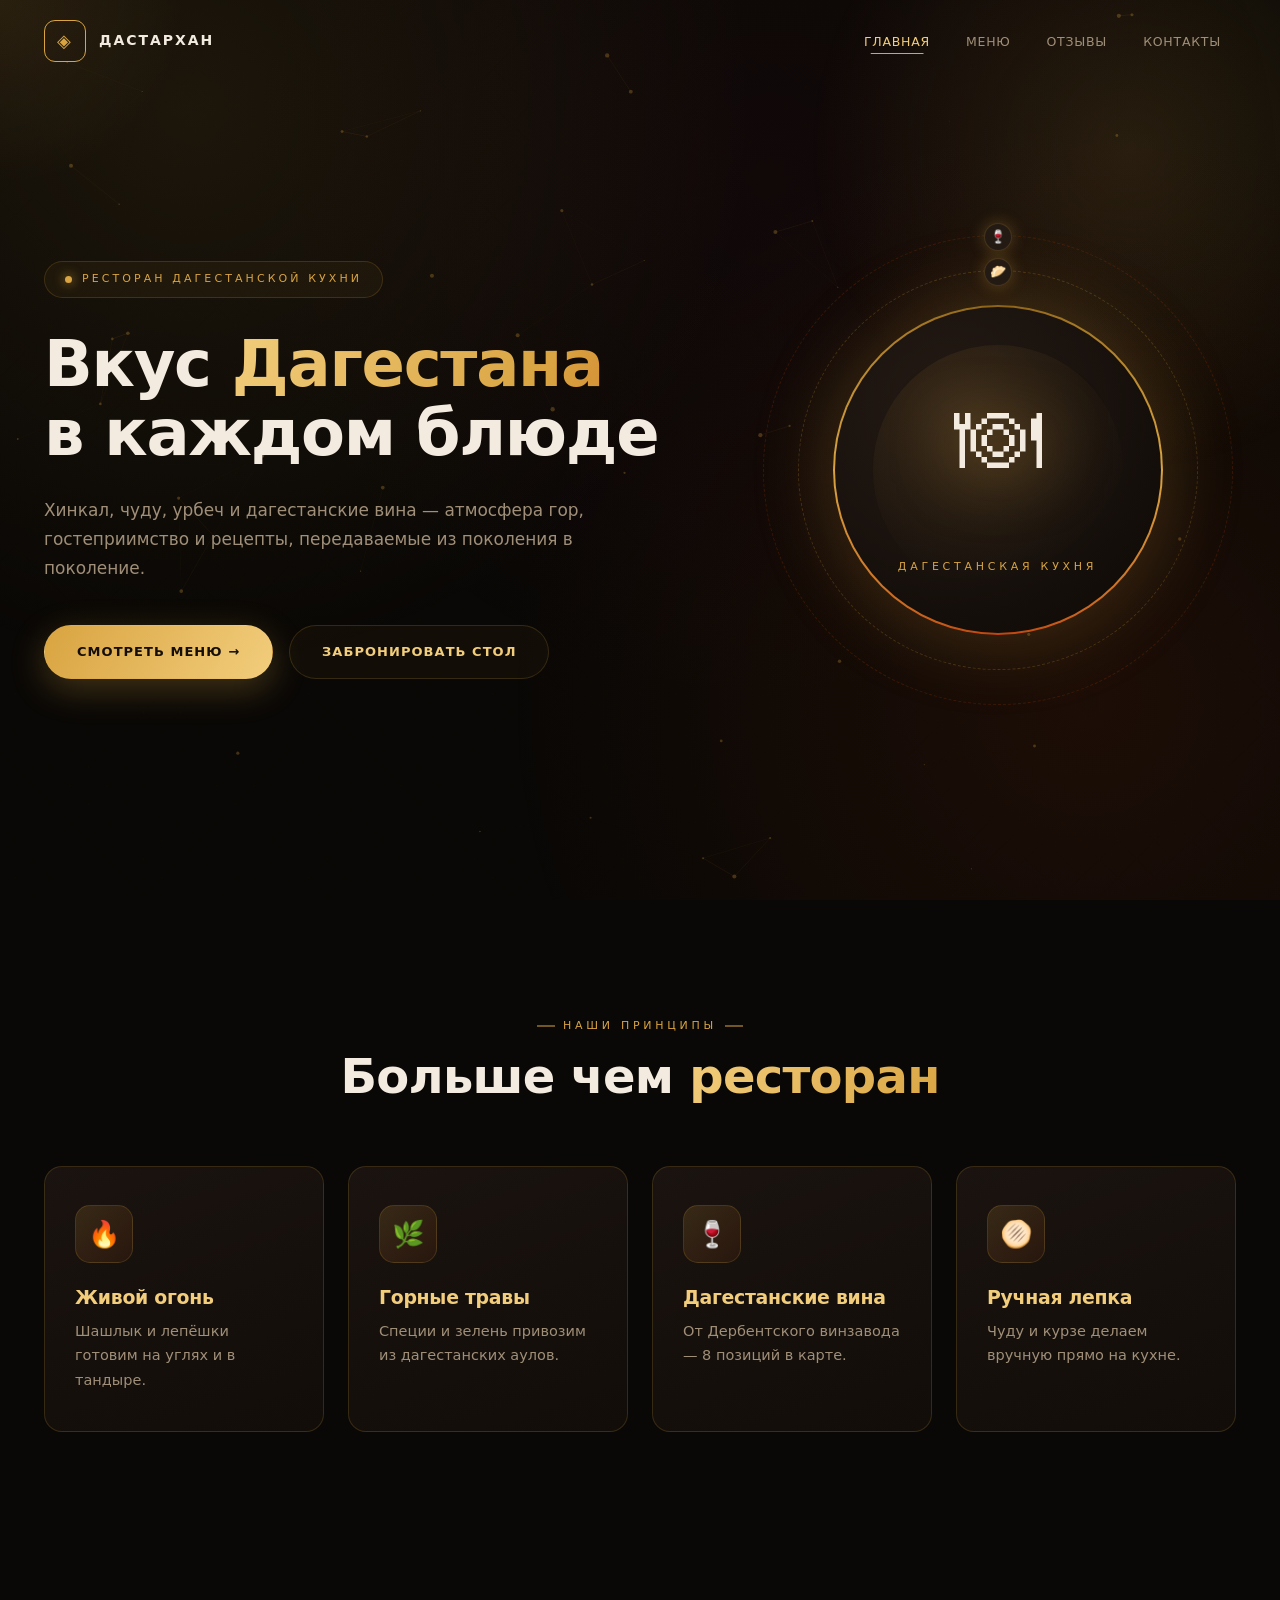
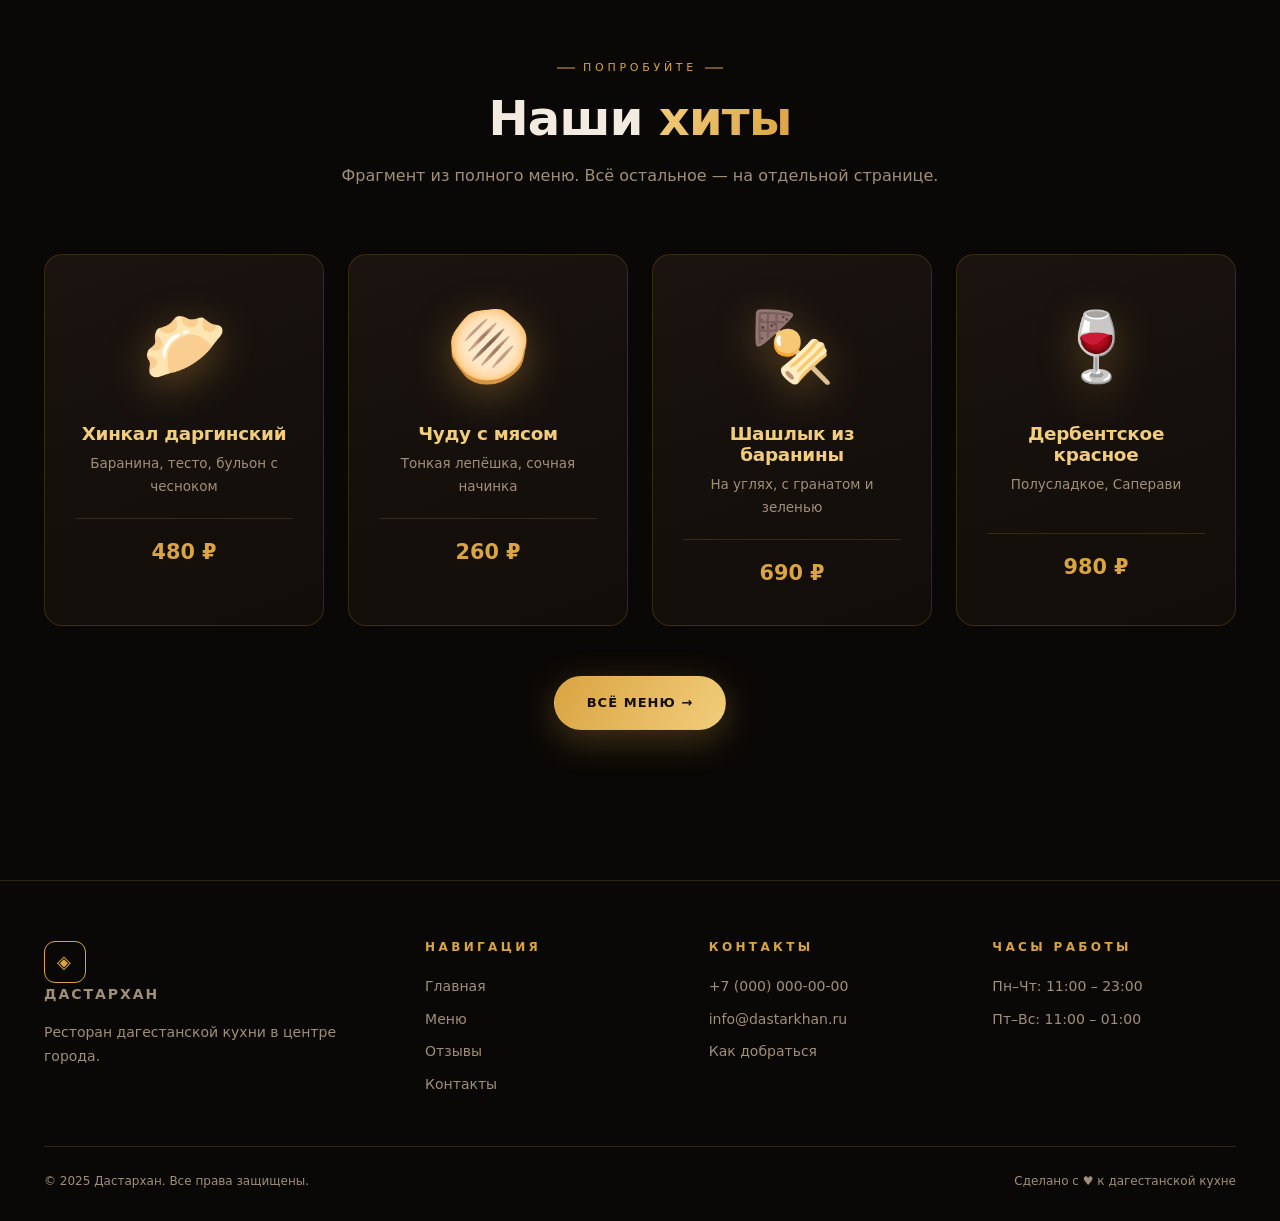
<file: index.html>
<!DOCTYPE html>
<html lang="ru">
<head>
<meta charset="UTF-8">
<meta name="viewport" content="width=device-width, initial-scale=1.0">
<title>Дастархан · Ресторан дагестанской кухни</title>
<link rel="stylesheet" href="css/style.css">
<link rel="stylesheet" href="css/animations.css">
<link rel="stylesheet" href="css/pages.css">
</head>
<body>
<div id="preloader"><div class="pre-orn"><span></span><span></span><span></span></div><div class="pre-text">Дастархан</div></div>
<div id="progressBar"></div>
<div id="cursorGlow"></div>
<canvas id="particles"></canvas>

<nav>
  <a href="index.html" class="logo"><div class="logo-mark"><i>◈</i></div> Дастархан</a>
  <ul class="nav-links">
    <li><a href="index.html">Главная</a></li>
    <li><a href="menu.html">Меню</a></li>
    <li><a href="reviews.html">Отзывы</a></li>
    <li><a href="contacts.html">Контакты</a></li>
  </ul>
  <button class="burger"><span></span><span></span><span></span></button>
</nav>

<!-- HERO -->
<section class="hero">
  <div class="hero-inner">
    <div>
      <span class="hero-tag">Ресторан дагестанской кухни</span>
      <h1>Вкус <span class="grad">Дагестана</span><br>в каждом блюде</h1>
      <p class="lead">Хинкал, чуду, урбеч и дагестанские вина — атмосфера гор, гостеприимство и рецепты, передаваемые из поколения в поколение.</p>
      <div class="hero-btns">
        <a href="menu.html" class="btn btn-primary">Смотреть меню →</a>
        <a href="contacts.html" class="btn btn-ghost">Забронировать стол</a>
      </div>
    </div>
    <div class="hero-visual">
      <div class="plate"></div>
      <div class="orbit o1"><i>🥟</i></div>
      <div class="orbit o2"><i>🍷</i></div>
      <div class="plate-core">
        <span class="emoji">🍽</span>
        <div class="label">Дагестанская кухня</div>
      </div>
    </div>
  </div>
</section>

<!-- ОСОБЕННОСТИ -->
<section>
  <div class="container">
    <div class="section-head reveal">
      <span class="kicker">Наши принципы</span>
      <h2>Больше чем <span class="grad">ресторан</span></h2>
    </div>
    <div class="features-grid">
      <div class="feature reveal"><div class="ico">🔥</div><h3>Живой огонь</h3><p>Шашлык и лепёшки готовим на углях и в тандыре.</p></div>
      <div class="feature reveal"><div class="ico">🌿</div><h3>Горные травы</h3><p>Специи и зелень привозим из дагестанских аулов.</p></div>
      <div class="feature reveal"><div class="ico">🍷</div><h3>Дагестанские вина</h3><p>От Дербентского винзавода — 8 позиций в карте.</p></div>
      <div class="feature reveal"><div class="ico">🫓</div><h3>Ручная лепка</h3><p>Чуду и курзе делаем вручную прямо на кухне.</p></div>
    </div>
  </div>
</section>

<!-- ПРЕВЬЮ МЕНЮ -->
<section>
  <div class="container">
    <div class="section-head reveal">
      <span class="kicker">Попробуйте</span>
      <h2>Наши <span class="grad">хиты</span></h2>
      <p>Фрагмент из полного меню. Всё остальное — на отдельной странице.</p>
    </div>
    <div class="preview-grid">
      <div class="preview-card reveal"><span class="emo">🥟</span><h3>Хинкал даргинский</h3><p>Баранина, тесто, бульон с чесноком</p><div class="price">480 ₽</div></div>
      <div class="preview-card reveal"><span class="emo">🫓</span><h3>Чуду с мясом</h3><p>Тонкая лепёшка, сочная начинка</p><div class="price">260 ₽</div></div>
      <div class="preview-card reveal"><span class="emo">🍢</span><h3>Шашлык из баранины</h3><p>На углях, с гранатом и зеленью</p><div class="price">690 ₽</div></div>
      <div class="preview-card reveal"><span class="emo">🍷</span><h3>Дербентское красное</h3><p>Полусладкое, Саперави</p><div class="price">980 ₽</div></div>
    </div>
    <div style="text-align:center;margin-top:50px" class="reveal">
      <a href="menu.html" class="btn btn-primary">Всё меню →</a>
    </div>
  </div>
</section>

<footer>
  <div class="footer-inner">
    <div>
      <a href="index.html" class="logo" style="margin-bottom:14px"><div class="logo-mark"><i>◈</i></div> Дастархан</a>
      <p style="margin-top:14px">Ресторан дагестанской кухни в центре города.</p>
    </div>
    <div><h4>Навигация</h4>
      <a href="index.html">Главная</a><a href="menu.html">Меню</a>
      <a href="reviews.html">Отзывы</a><a href="contacts.html">Контакты</a>
    </div>
    <div><h4>Контакты</h4>
      <a href="tel:+70000000000">+7 (000) 000-00-00</a>
      <a href="mailto:info@dastarkhan.ru">info@dastarkhan.ru</a>
      <a href="contacts.html">Как добраться</a>
    </div>
    <div><h4>Часы работы</h4>
      <p>Пн–Чт: 11:00 – 23:00</p>
      <p>Пт–Вс: 11:00 – 01:00</p>
    </div>
  </div>
  <div class="footer-bottom">
    <span>© 2025 Дастархан. Все права защищены.</span>
    <span>Сделано с ♥ к дагестанской кухне</span>
  </div>
</footer>

<script src="js/main.js"></script>
</body>
</html>
</file>
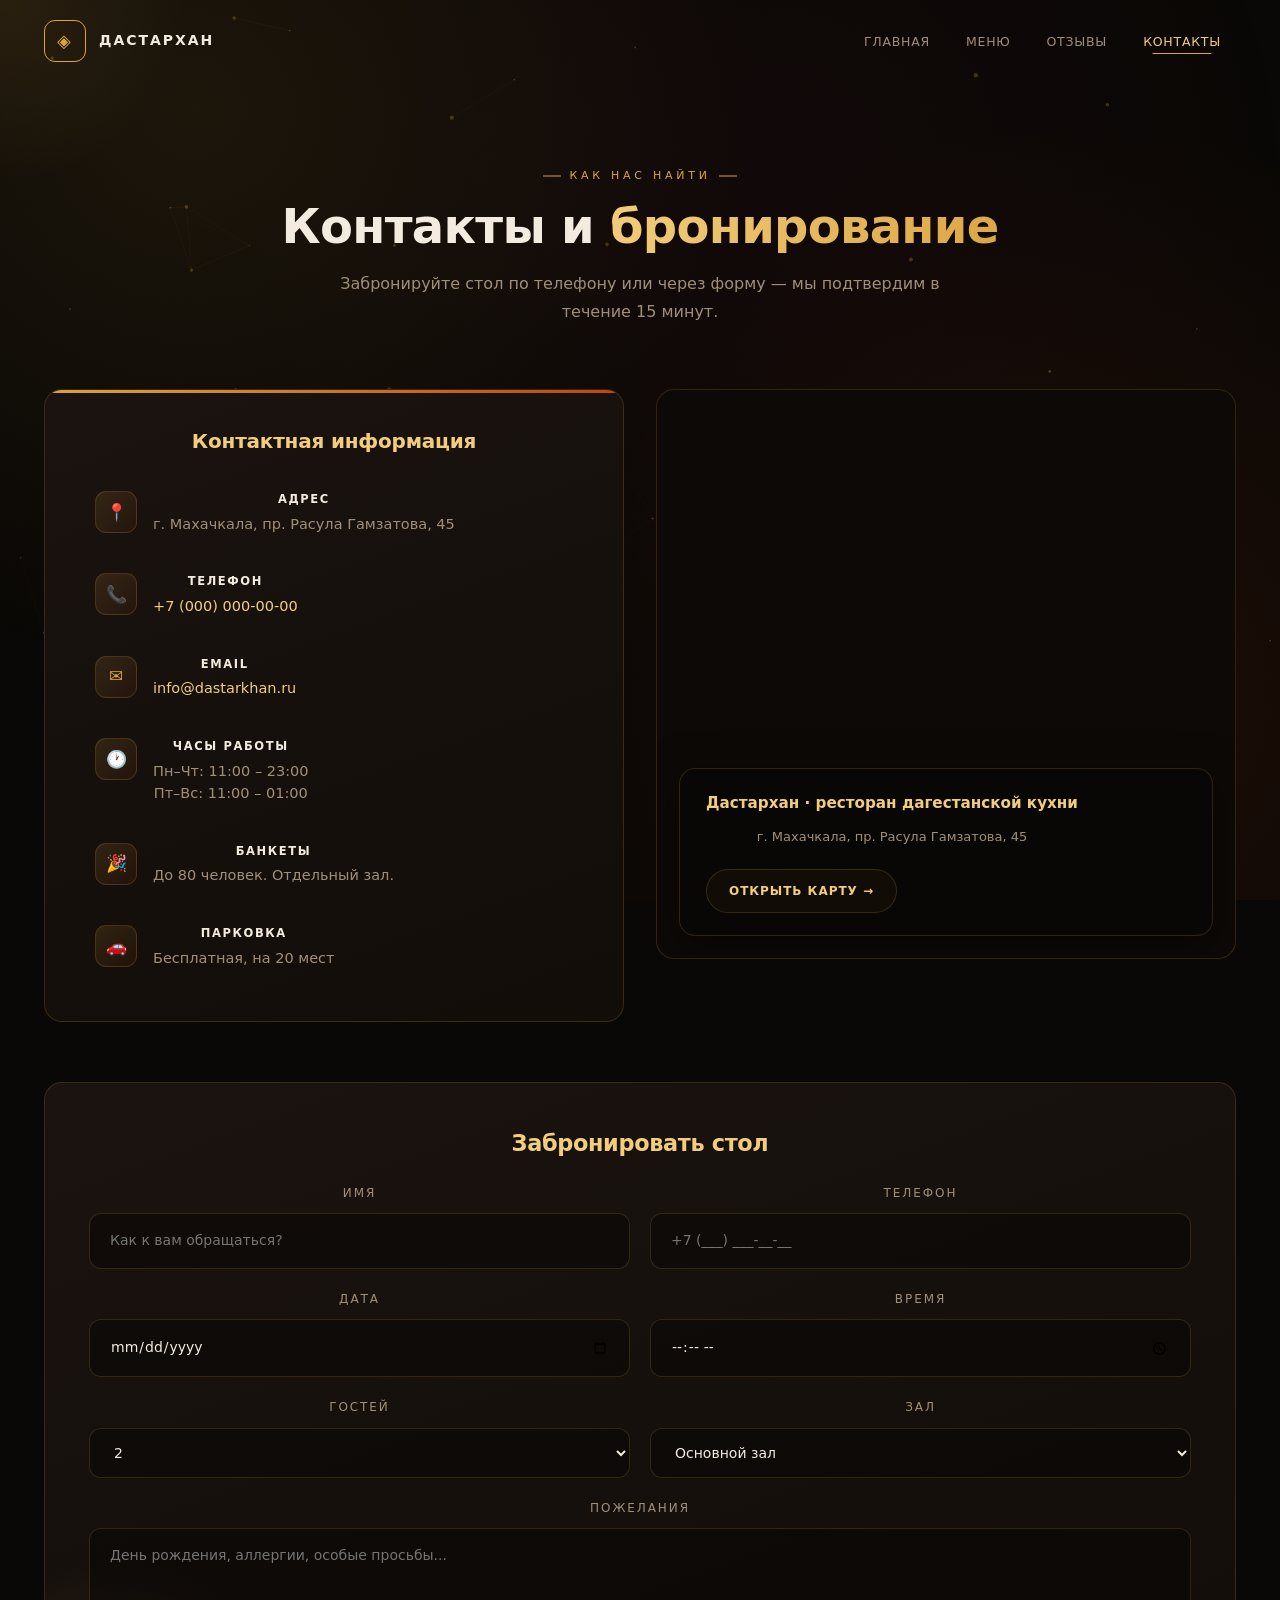
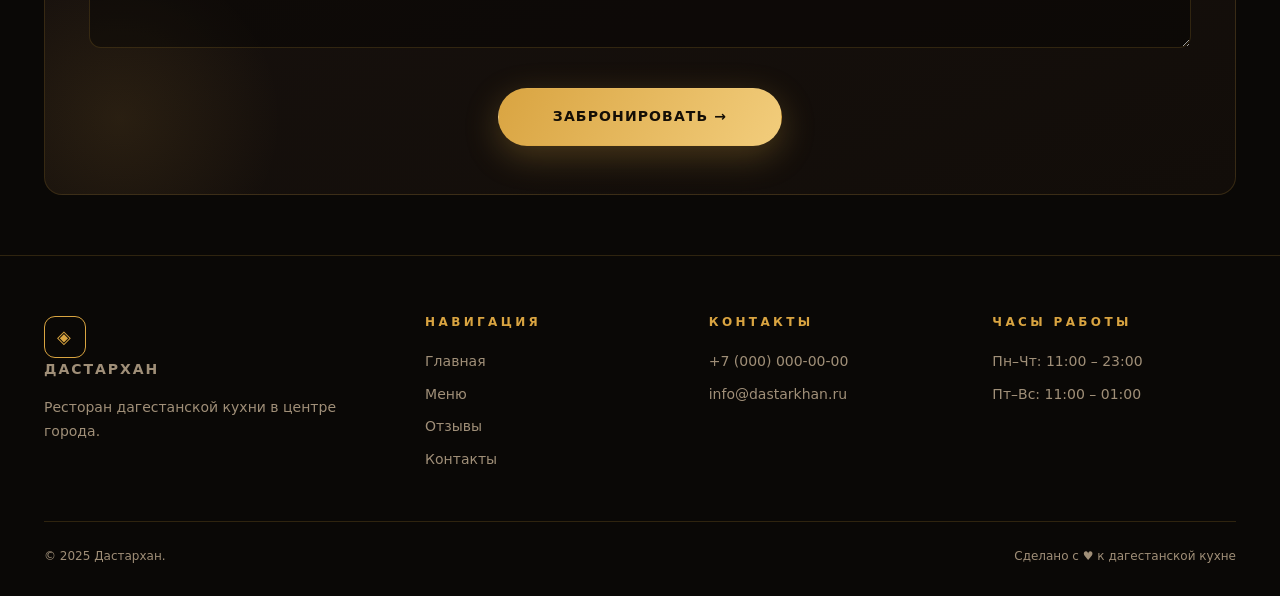
<file: contacts.html>
<!DOCTYPE html>
<html lang="ru">
<head>
<meta charset="UTF-8">
<meta name="viewport" content="width=device-width, initial-scale=1.0">
<title>Контакты · Дастархан</title>
<link rel="stylesheet" href="css/style.css">
<link rel="stylesheet" href="css/animations.css">
<link rel="stylesheet" href="css/pages.css">
</head>
<body>
<div id="preloader"><div class="pre-orn"><span></span><span></span><span></span></div><div class="pre-text">Контакты</div></div>
<div id="progressBar"></div>
<div id="cursorGlow"></div>
<canvas id="particles"></canvas>

<nav>
  <a href="index.html" class="logo"><div class="logo-mark"><i>◈</i></div> Дастархан</a>
  <ul class="nav-links">
    <li><a href="index.html">Главная</a></li>
    <li><a href="menu.html">Меню</a></li>
    <li><a href="reviews.html">Отзывы</a></li>
    <li><a href="contacts.html">Контакты</a></li>
  </ul>
  <button class="burger"><span></span><span></span><span></span></button>
</nav>

<section class="contacts-hero">
  <div class="container">
    <div class="section-head reveal">
      <span class="kicker">Как нас найти</span>
      <h2>Контакты и <span class="grad">бронирование</span></h2>
      <p>Забронируйте стол по телефону или через форму — мы подтвердим в течение 15 минут.</p>
    </div>

    <div class="contacts-grid">
      <div class="contact-card reveal">
        <h3>Контактная информация</h3>
        <ul class="contact-list">
          <li><div class="ico">📍</div><div><b>Адрес</b>г. Махачкала, пр. Расула Гамзатова, 45</div></li>
          <li><div class="ico">📞</div><div><b>Телефон</b><a href="tel:+70000000000">+7 (000) 000-00-00</a></div></li>
          <li><div class="ico">✉️</div><div><b>Email</b><a href="mailto:info@dastarkhan.ru">info@dastarkhan.ru</a></div></li>
          <li><div class="ico">🕐</div><div><b>Часы работы</b>Пн–Чт: 11:00 – 23:00<br>Пт–Вс: 11:00 – 01:00</div></li>
          <li><div class="ico">🎉</div><div><b>Банкеты</b>До 80 человек. Отдельный зал.</div></li>
          <li><div class="ico">🚗</div><div><b>Парковка</b>Бесплатная, на 20 мест</div></li>
        </ul>
      </div>

      <div class="map-wrap reveal">
        <iframe
          src="https://www.openstreetmap.org/export/embed.html?bbox=47.4800%2C42.9600%2C47.5300%2C42.9900&amp;layer=mapnik&amp;marker=42.9767%2C47.5046"
          loading="lazy"></iframe>
        <div class="map-overlay">
          <div class="info">
            <b>Дастархан · ресторан дагестанской кухни</b>
            <span>г. Махачкала, пр. Расула Гамзатова, 45</span>
          </div>
          <a href="https://www.openstreetmap.org/?mlat=42.9767&mlon=47.5046#map=16/42.9767/47.5046"
             target="_blank" rel="noopener" class="btn btn-ghost" style="padding:11px 22px;font-size:12px">
             Открыть карту →
          </a>
        </div>
      </div>
    </div>

    <form class="booking-form reveal" id="bookingForm">
      <h3 style="color:var(--gold-light);margin-bottom:26px;text-align:center;font-size:1.4rem">
        Забронировать стол
      </h3>
      <div class="row">
        <div class="field">
          <label>Имя</label>
          <input type="text" name="name" required placeholder="Как к вам обращаться?">
        </div>
        <div class="field">
          <label>Телефон</label>
          <input type="tel" name="phone" required placeholder="+7 (___) ___-__-__">
        </div>
      </div>
      <div class="row">
        <div class="field">
          <label>Дата</label>
          <input type="date" name="date" id="dateInput" required>
        </div>
        <div class="field">
          <label>Время</label>
          <input type="time" name="time" required>
        </div>
      </div>
      <div class="row">
        <div class="field">
          <label>Гостей</label>
          <select name="guests" required>
            <option value="1">1</option><option value="2" selected>2</option>
            <option value="3">3</option><option value="4">4</option>
            <option value="5-6">5-6</option><option value="7+">7 и более</option>
          </select>
        </div>
        <div class="field">
          <label>Зал</label>
          <select name="hall">
            <option>Основной зал</option>
            <option>Банкетный зал</option>
            <option>Веранда</option>
          </select>
        </div>
      </div>
      <div class="field" style="margin-bottom:0">
        <label>Пожелания</label>
        <textarea name="notes" placeholder="День рождения, аллергии, особые просьбы..."></textarea>
      </div>
      <div class="submit-row">
        <button type="submit" class="btn btn-primary">Забронировать →</button>
      </div>
    </form>
  </div>
</section>

<footer>
  <div class="footer-inner">
    <div>
      <a href="index.html" class="logo" style="margin-bottom:14px"><div class="logo-mark"><i>◈</i></div> Дастархан</a>
      <p style="margin-top:14px">Ресторан дагестанской кухни в центре города.</p>
    </div>
    <div><h4>Навигация</h4>
      <a href="index.html">Главная</a><a href="menu.html">Меню</a>
      <a href="reviews.html">Отзывы</a><a href="contacts.html">Контакты</a>
    </div>
    <div><h4>Контакты</h4>
      <a href="tel:+70000000000">+7 (000) 000-00-00</a>
      <a href="mailto:info@dastarkhan.ru">info@dastarkhan.ru</a>
    </div>
    <div><h4>Часы работы</h4>
      <p>Пн–Чт: 11:00 – 23:00</p>
      <p>Пт–Вс: 11:00 – 01:00</p>
    </div>
  </div>
  <div class="footer-bottom">
    <span>© 2025 Дастархан.</span>
    <span>Сделано с ♥ к дагестанской кухне</span>
  </div>
</footer>

<script src="js/main.js"></script>
<script src="js/contacts.js"></script>
</body>
</html>
</file>
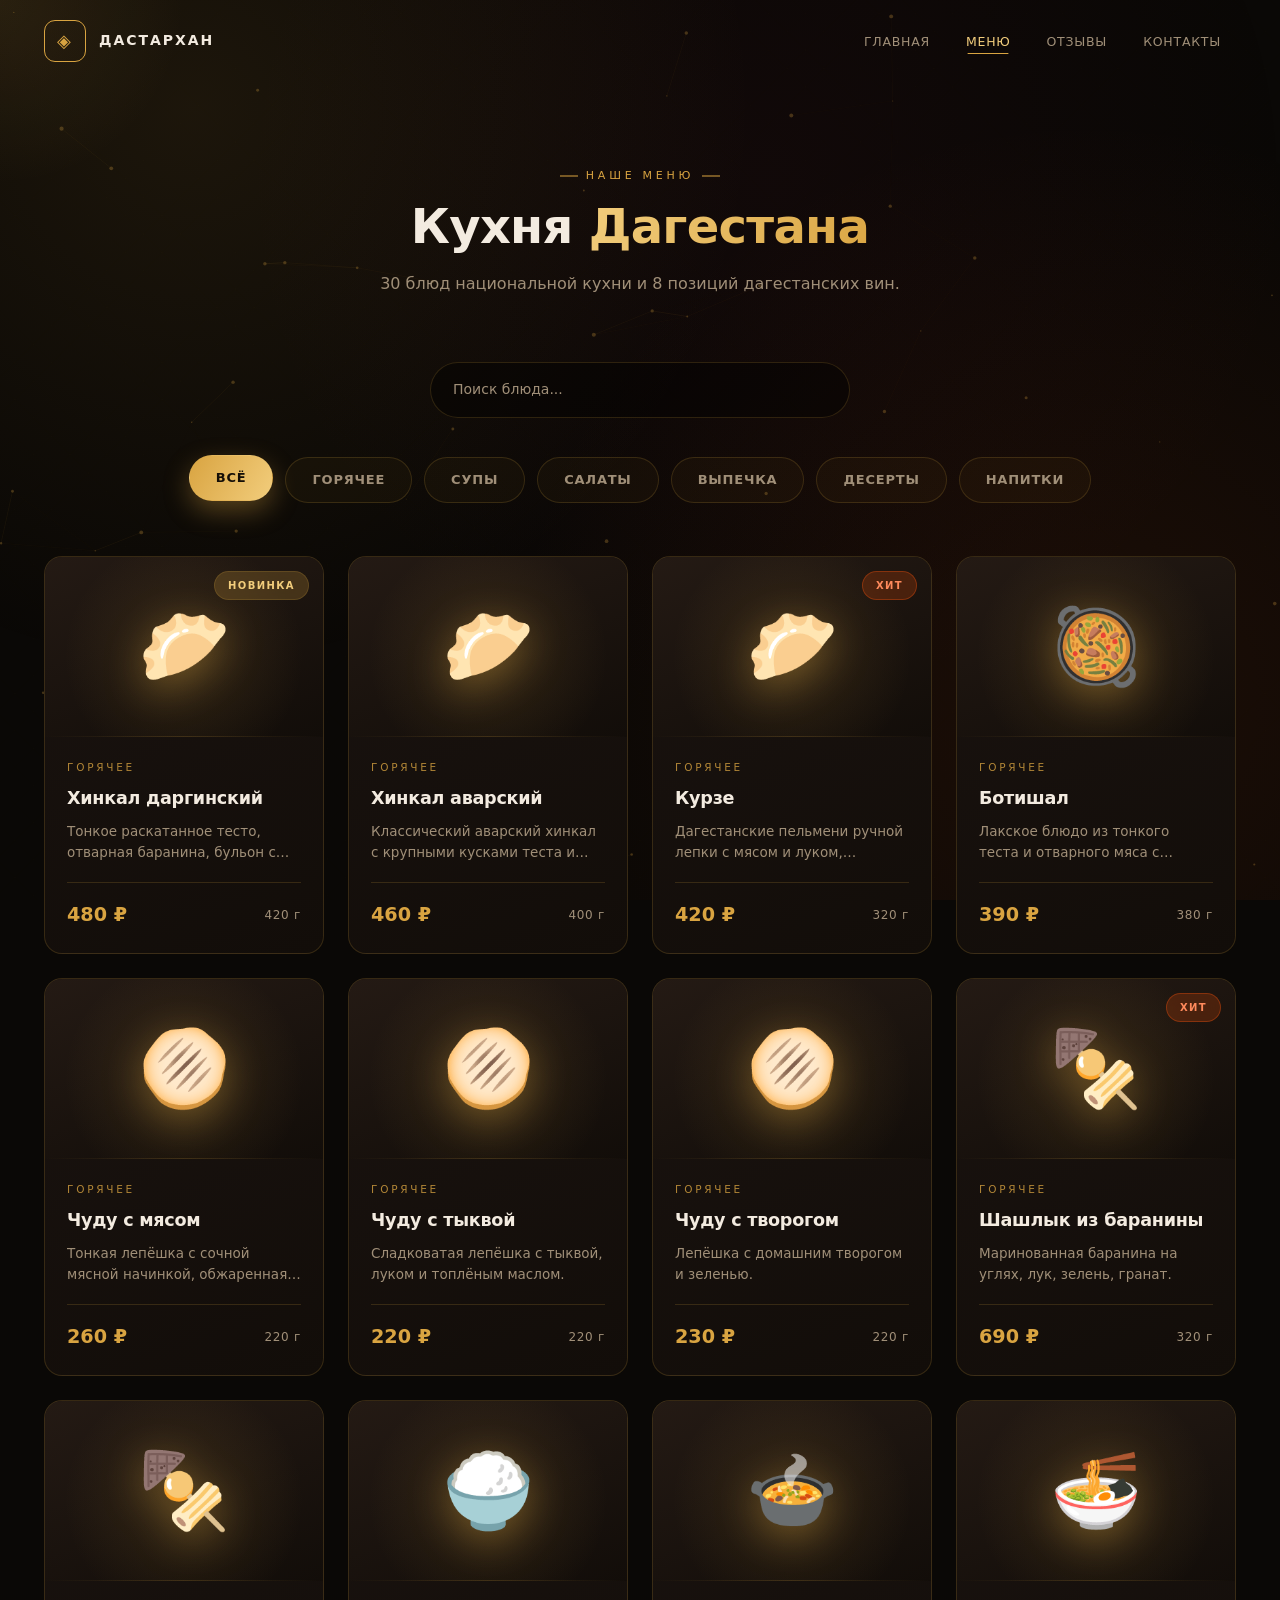
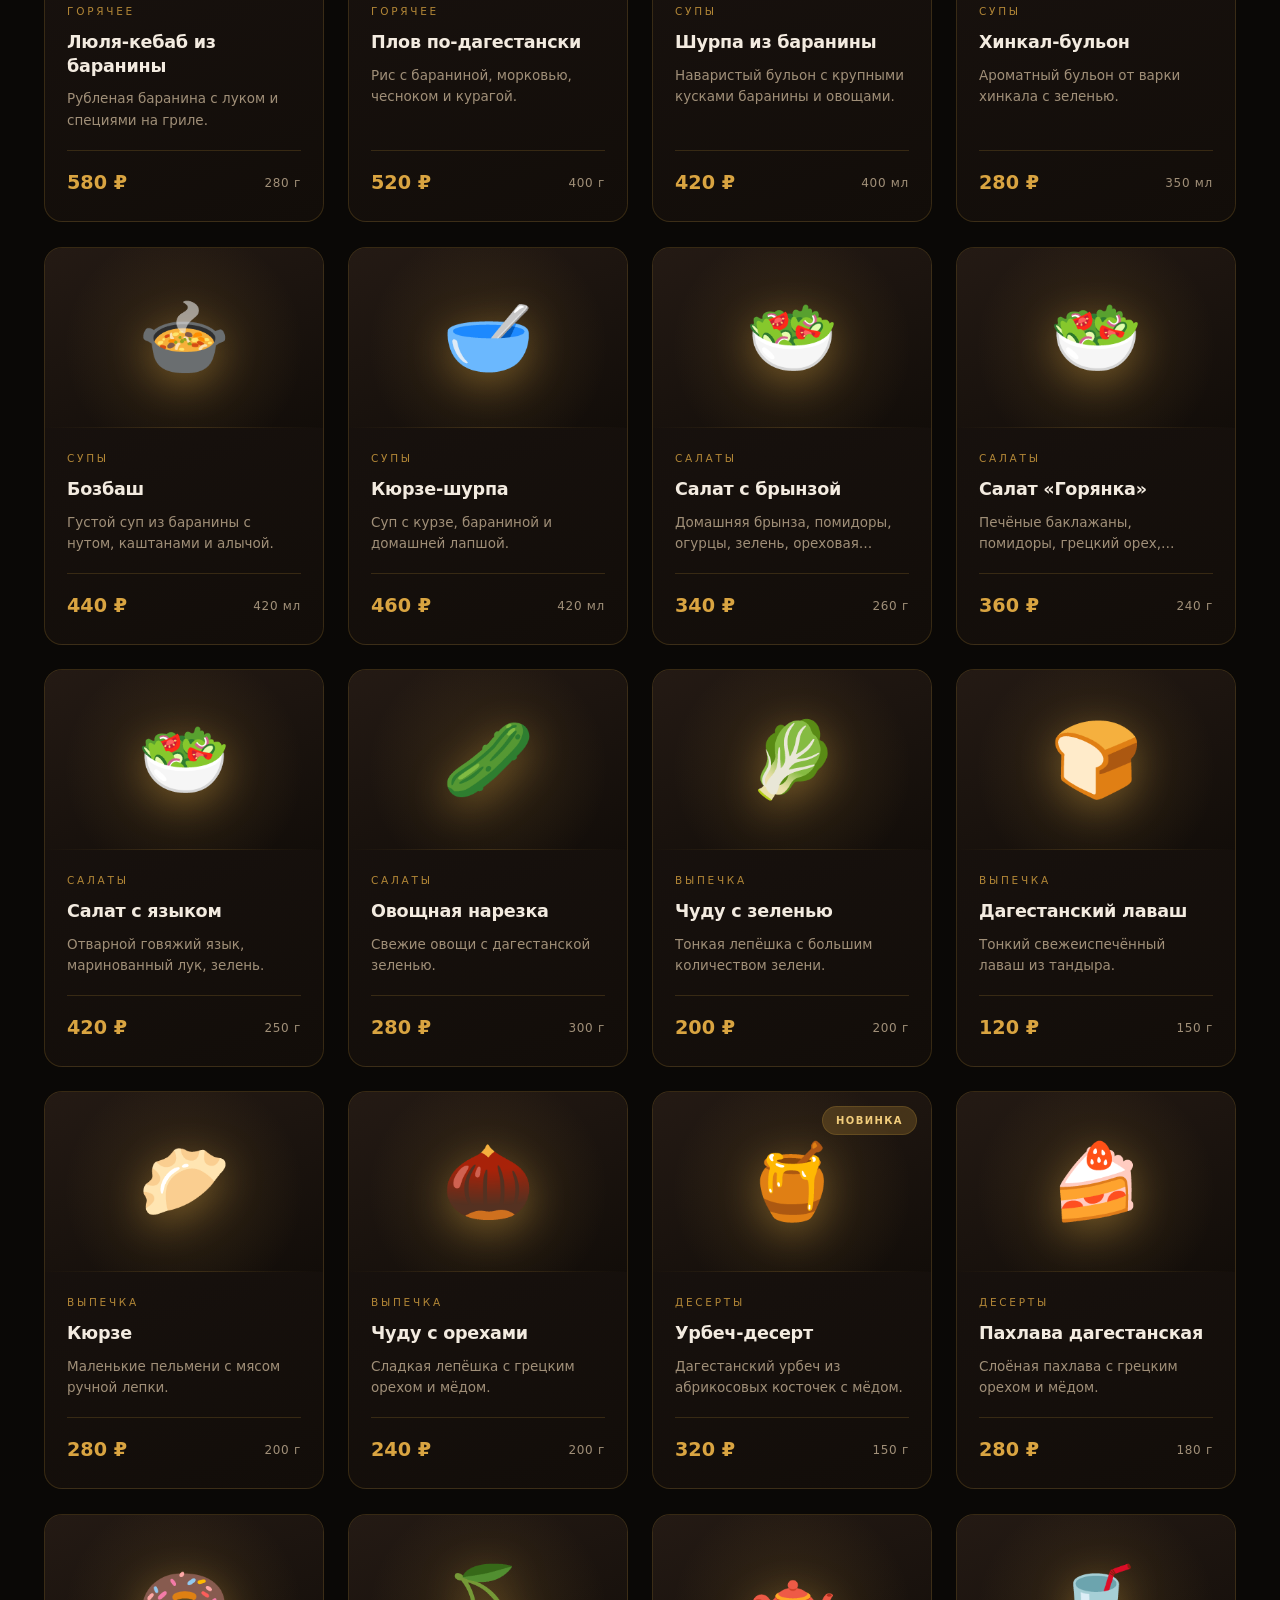
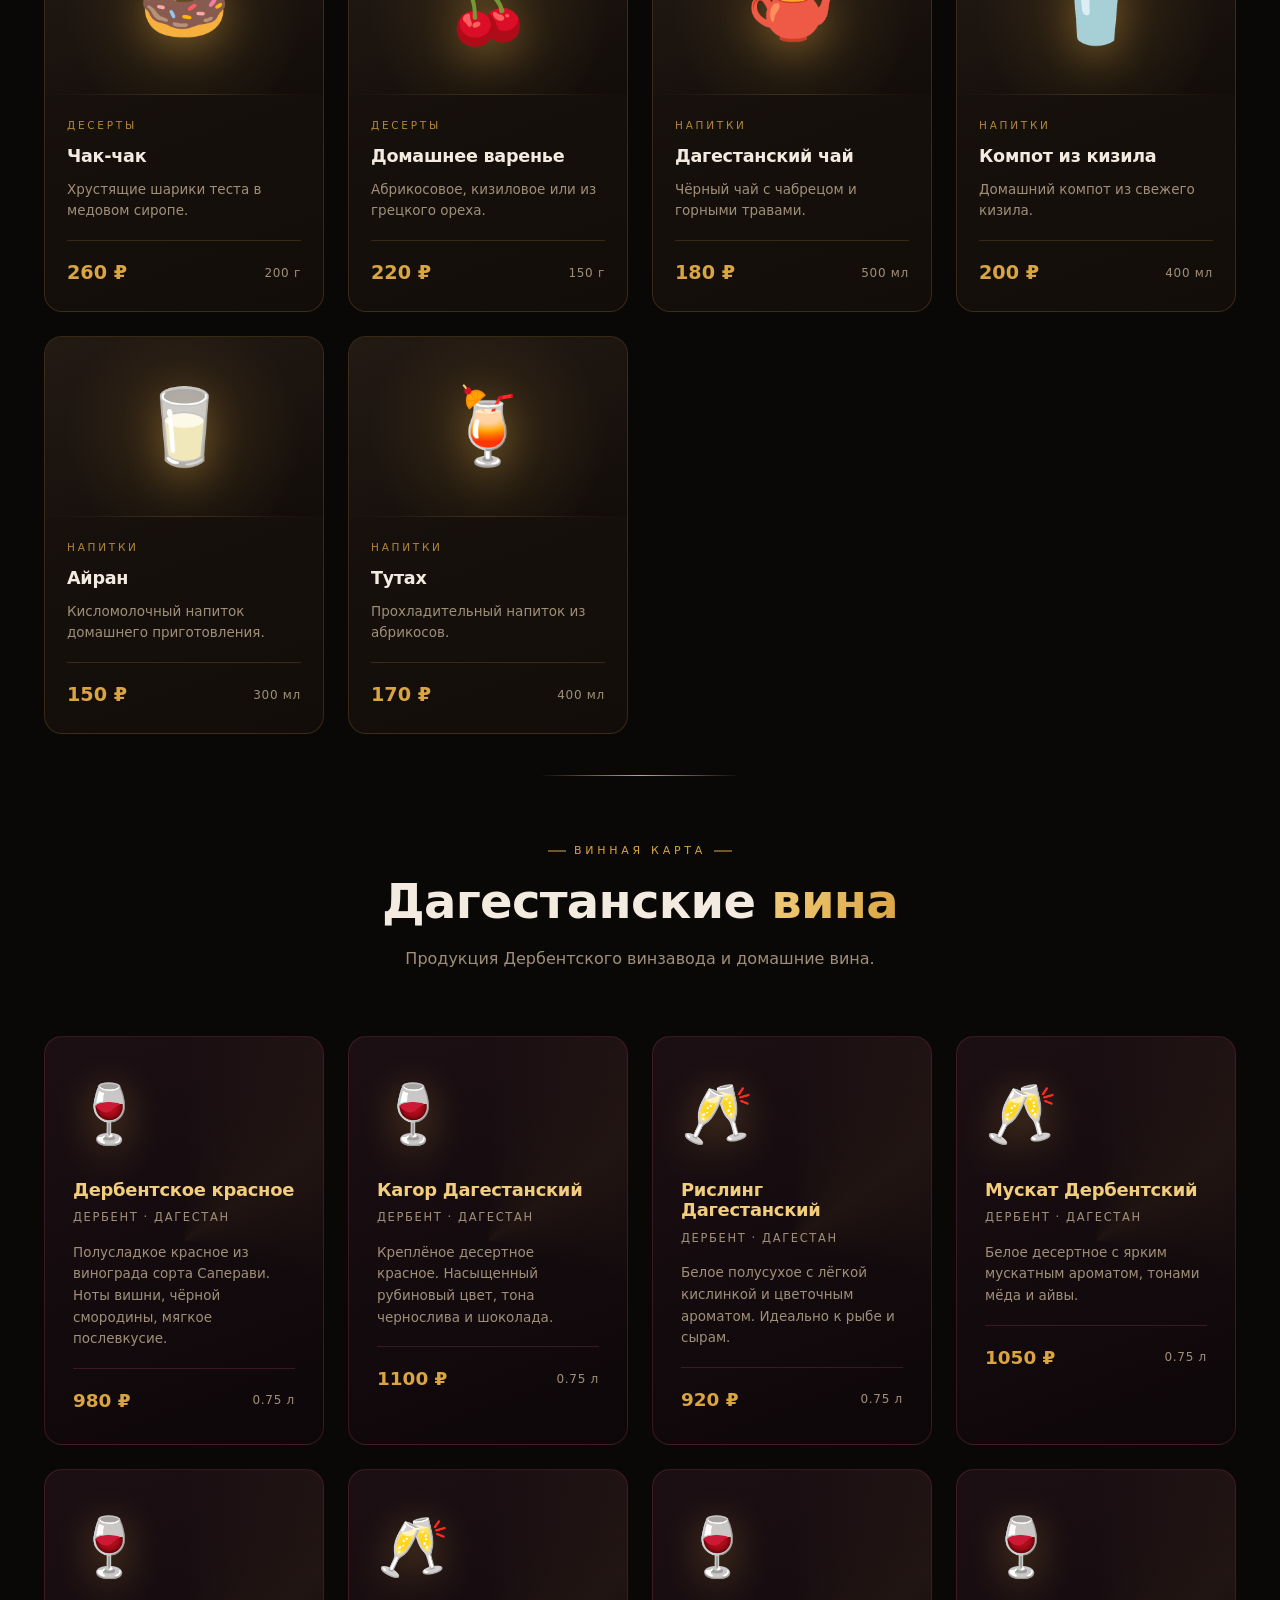
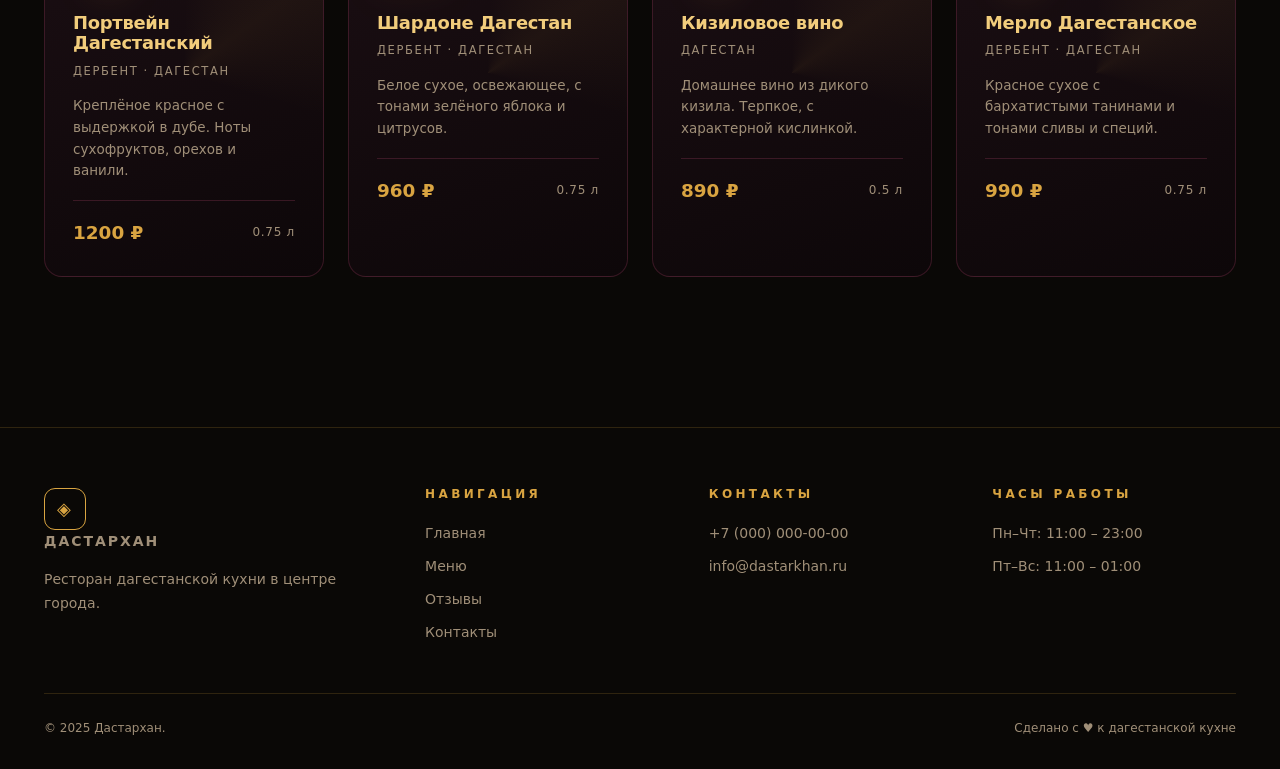
<file: menu.html>
<!DOCTYPE html>
<html lang="ru">
<head>
<meta charset="UTF-8">
<meta name="viewport" content="width=device-width, initial-scale=1.0">
<title>Меню · Дастархан</title>
<link rel="stylesheet" href="css/style.css">
<link rel="stylesheet" href="css/animations.css">
<link rel="stylesheet" href="css/pages.css">
</head>
<body>
<div id="preloader"><div class="pre-orn"><span></span><span></span><span></span></div><div class="pre-text">Меню</div></div>
<div id="progressBar"></div>
<div id="cursorGlow"></div>
<canvas id="particles"></canvas>

<nav>
  <a href="index.html" class="logo"><div class="logo-mark"><i>◈</i></div> Дастархан</a>
  <ul class="nav-links">
    <li><a href="index.html">Главная</a></li>
    <li><a href="menu.html">Меню</a></li>
    <li><a href="reviews.html">Отзывы</a></li>
    <li><a href="contacts.html">Контакты</a></li>
  </ul>
  <button class="burger"><span></span><span></span><span></span></button>
</nav>

<section style="padding-top:160px">
  <div class="container">
    <div class="section-head reveal">
      <span class="kicker">Наше меню</span>
      <h2>Кухня <span class="grad">Дагестана</span></h2>
      <p>30 блюд национальной кухни и 8 позиций дагестанских вин.</p>
    </div>

    <div style="max-width:420px;margin:0 auto 40px" class="reveal">
      <input id="searchInput" type="text" placeholder="Поиск блюда..."
        style="width:100%;padding:15px 22px;background:rgba(0,0,0,.4);border:1px solid var(--border);
        border-radius:100px;color:var(--text);font-size:14px;outline:none;transition:.3s">
    </div>

    <div class="filters reveal">
      <button class="filter-btn active" data-cat="all">Всё</button>
      <button class="filter-btn" data-cat="hot">Горячее</button>
      <button class="filter-btn" data-cat="soup">Супы</button>
      <button class="filter-btn" data-cat="salad">Салаты</button>
      <button class="filter-btn" data-cat="bakery">Выпечка</button>
      <button class="filter-btn" data-cat="dessert">Десерты</button>
      <button class="filter-btn" data-cat="drink">Напитки</button>
    </div>

    <div class="menu-grid" id="menuGrid"></div>

    <!-- ВИНА -->
    <div class="wine-section">
      <div class="section-head reveal">
        <span class="kicker">Винная карта</span>
        <h2>Дагестанские <span class="grad">вина</span></h2>
        <p>Продукция Дербентского винзавода и домашние вина.</p>
      </div>
      <div class="wine-grid" id="wineGrid"></div>
    </div>
  </div>
</section>

<!-- МОДАЛКА -->
<div class="modal" id="modal">
  <div class="modal-bg"></div>
  <div class="modal-card">
    <button class="close">×</button>
    <span class="m-emo"></span>
    <div class="m-cat"></div>
    <h3></h3>
    <p class="m-desc"></p>
    <div class="m-meta">
      <div><div class="lbl">Цена</div><div class="val m-price"></div></div>
      <div><div class="lbl">Вес</div><div class="val m-weight"></div></div>
    </div>
    <a href="contacts.html" class="btn btn-primary">Забронировать столик</a>
  </div>
</div>

<footer>
  <div class="footer-inner">
    <div>
      <a href="index.html" class="logo" style="margin-bottom:14px"><div class="logo-mark"><i>◈</i></div> Дастархан</a>
      <p style="margin-top:14px">Ресторан дагестанской кухни в центре города.</p>
    </div>
    <div><h4>Навигация</h4>
      <a href="index.html">Главная</a><a href="menu.html">Меню</a>
      <a href="reviews.html">Отзывы</a><a href="contacts.html">Контакты</a>
    </div>
    <div><h4>Контакты</h4>
      <a href="tel:+70000000000">+7 (000) 000-00-00</a>
      <a href="mailto:info@dastarkhan.ru">info@dastarkhan.ru</a>
    </div>
    <div><h4>Часы работы</h4>
      <p>Пн–Чт: 11:00 – 23:00</p>
      <p>Пт–Вс: 11:00 – 01:00</p>
    </div>
  </div>
  <div class="footer-bottom">
    <span>© 2025 Дастархан.</span>
    <span>Сделано с ♥ к дагестанской кухне</span>
  </div>
</footer>

<script src="js/main.js"></script>
<script src="js/menu-data.js"></script>
<script src="js/menu.js"></script>
</body>
</html>
</file>
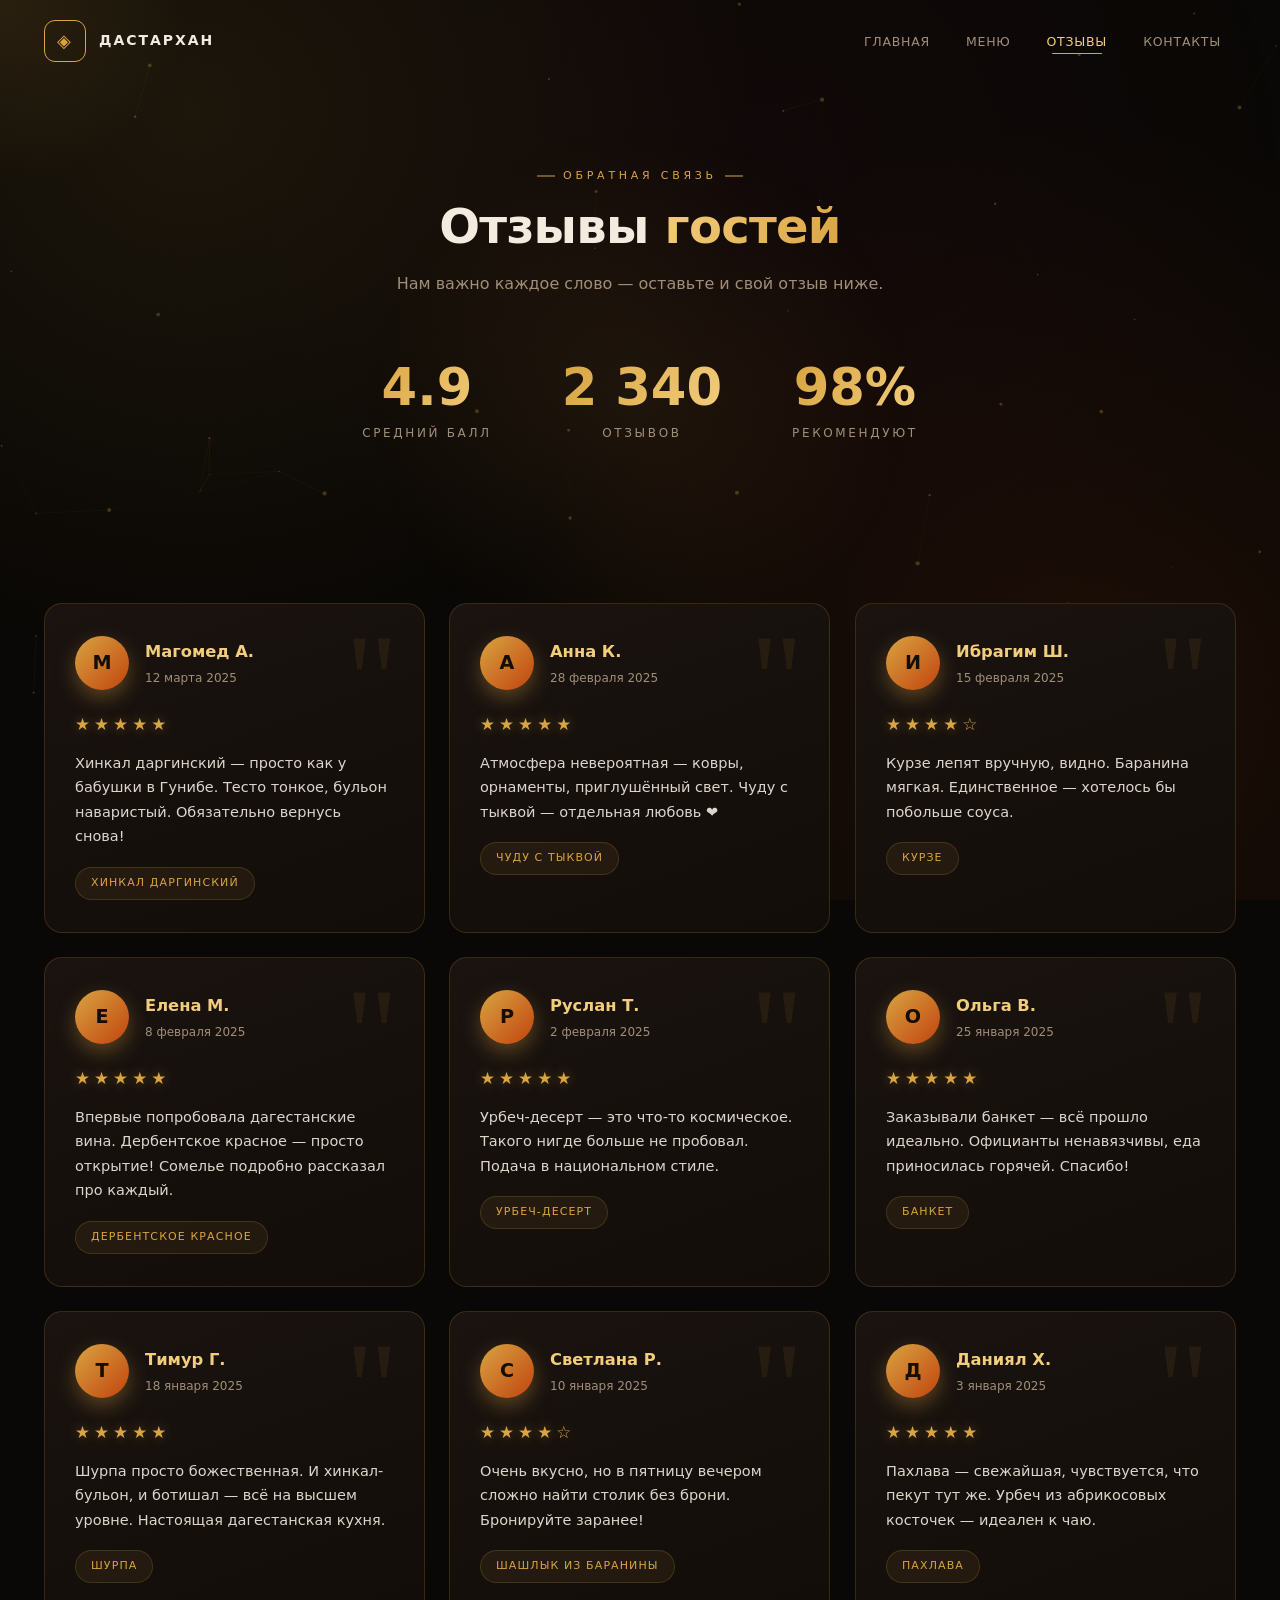
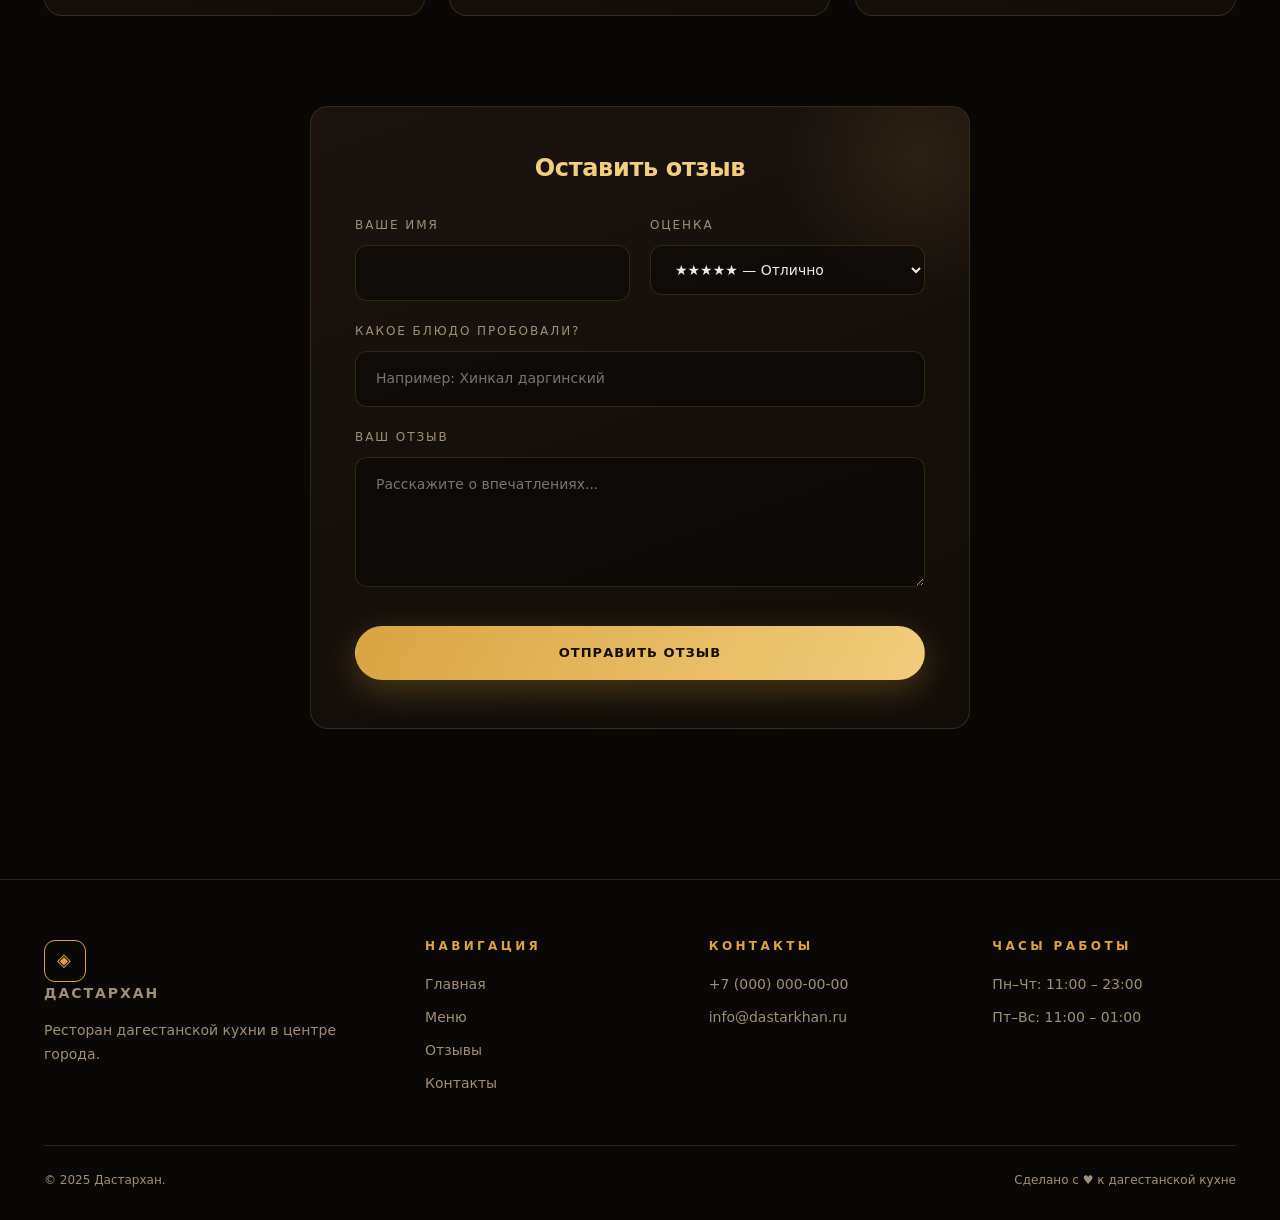
<file: reviews.html>
<!DOCTYPE html>
<html lang="ru">
<head>
<meta charset="UTF-8">
<meta name="viewport" content="width=device-width, initial-scale=1.0">
<title>Отзывы · Дастархан</title>
<link rel="stylesheet" href="css/style.css">
<link rel="stylesheet" href="css/animations.css">
<link rel="stylesheet" href="css/pages.css">
</head>
<body>
<div id="preloader"><div class="pre-orn"><span></span><span></span><span></span></div><div class="pre-text">Отзывы</div></div>
<div id="progressBar"></div>
<div id="cursorGlow"></div>
<canvas id="particles"></canvas>

<nav>
  <a href="index.html" class="logo"><div class="logo-mark"><i>◈</i></div> Дастархан</a>
  <ul class="nav-links">
    <li><a href="index.html">Главная</a></li>
    <li><a href="menu.html">Меню</a></li>
    <li><a href="reviews.html">Отзывы</a></li>
    <li><a href="contacts.html">Контакты</a></li>
  </ul>
  <button class="burger"><span></span><span></span><span></span></button>
</nav>

<section class="reviews-hero">
  <div class="container">
    <div class="section-head reveal">
      <span class="kicker">Обратная связь</span>
      <h2>Отзывы <span class="grad">гостей</span></h2>
      <p>Нам важно каждое слово — оставьте и свой отзыв ниже.</p>
    </div>

    <div class="rating-summary reveal">
      <div class="item"><div class="num">4.9</div><div class="lbl">Средний балл</div></div>
      <div class="item"><div class="num">2 340</div><div class="lbl">Отзывов</div></div>
      <div class="item"><div class="num">98%</div><div class="lbl">Рекомендуют</div></div>
    </div>
  </div>
</section>

<section style="padding-top:40px">
  <div class="container">
    <div class="reviews-grid" id="reviewsGrid"></div>

    <form class="review-form reveal" id="reviewForm">
      <h3>Оставить отзыв</h3>
      <div class="row">
        <div class="field">
          <label>Ваше имя</label>
          <input type="text" name="name" required>
        </div>
        <div class="field">
          <label>Оценка</label>
          <select name="stars" required>
            <option value="5">★★★★★ — Отлично</option>
            <option value="4">★★★★☆ — Хорошо</option>
            <option value="3">★★★☆☆ — Нормально</option>
            <option value="2">★★☆☆☆ — Плохо</option>
            <option value="1">★☆☆☆☆ — Ужасно</option>
          </select>
        </div>
      </div>
      <div class="field">
        <label>Какое блюдо пробовали?</label>
        <input type="text" name="dish" placeholder="Например: Хинкал даргинский">
      </div>
      <div class="field">
        <label>Ваш отзыв</label>
        <textarea name="text" required placeholder="Расскажите о впечатлениях..."></textarea>
      </div>
      <button type="submit" class="btn btn-primary" style="width:100%;justify-content:center">Отправить отзыв</button>
    </form>
  </div>
</section>

<footer>
  <div class="footer-inner">
    <div>
      <a href="index.html" class="logo" style="margin-bottom:14px"><div class="logo-mark"><i>◈</i></div> Дастархан</a>
      <p style="margin-top:14px">Ресторан дагестанской кухни в центре города.</p>
    </div>
    <div><h4>Навигация</h4>
      <a href="index.html">Главная</a><a href="menu.html">Меню</a>
      <a href="reviews.html">Отзывы</a><a href="contacts.html">Контакты</a>
    </div>
    <div><h4>Контакты</h4>
      <a href="tel:+70000000000">+7 (000) 000-00-00</a>
      <a href="mailto:info@dastarkhan.ru">info@dastarkhan.ru</a>
    </div>
    <div><h4>Часы работы</h4>
      <p>Пн–Чт: 11:00 – 23:00</p>
      <p>Пт–Вс: 11:00 – 01:00</p>
    </div>
  </div>
  <div class="footer-bottom">
    <span>© 2025 Дастархан.</span>
    <span>Сделано с ♥ к дагестанской кухне</span>
  </div>
</footer>

<script src="js/main.js"></script>
<script src="js/reviews.js"></script>
</body>
</html>
</file>
<file: css/style.css>
/* =====================================================================
   STYLE.CSS — базовые стили сайта «Дастархан»
   Структура:
   1. Переменные и токены
   2. Reset и базовые стили
   3. Типографика
   4. Фоновые слои и декор
   5. Скроллбар и выделение
   6. Прелоадер
   7. Курсор-свечение
   8. Прогресс-бар чтения
   9. Canvas частиц
   10. Навигация и бургер
   11. Кнопки
   12. Секции и контейнер
   13. Заголовки секций
   14. Анимация появления (reveal)
   15. Футер
   16. Адаптив
   ===================================================================== */


/* =====================================================================
   1. ПЕРЕМЕННЫЕ И ТОКЕНЫ
   ===================================================================== */
   :root{
    /* Цвета — фон */
    --bg:           #0a0806;
    --bg-2:         #120d09;
    --surface:      #1a1310;
    --surface-2:    #241a14;
    --surface-3:    #2e2119;
  
    /* Цвета — акценты */
    --gold:         #d9a441;
    --gold-light:   #f2cd7c;
    --gold-deep:    #8c6318;
    --terra:        #c1440e;
    --wine:         #8b1e3f;
    --wine-light:   #c74b6b;
  
    /* Цвета — текст */
    --text:         #f3ebe0;
    --muted:        #a08f78;
  
    /* Границы и тени */
    --border:        rgba(217, 164, 65, .18);
    --border-strong: rgba(217, 164, 65, .4);
    --shadow-sm:     0 10px 30px rgba(0, 0, 0, .35);
    --shadow-md:     0 20px 50px rgba(0, 0, 0, .5);
    --shadow-lg:     0 30px 70px rgba(0, 0, 0, .65);
  
    /* Радиусы */
    --radius:        18px;
    --radius-sm:     12px;
    --radius-lg:     26px;
  
    /* Анимация */
    --ease:          cubic-bezier(.22, 1, .36, 1);
    --ease-out:      cubic-bezier(.16, 1, .3, 1);
    --ease-in:       cubic-bezier(.5, 0, .75, 0);
  
    /* Размеры */
    --container:     1240px;
    --nav-height:    76px;
  }
  
  
  /* =====================================================================
     2. RESET И БАЗОВЫЕ СТИЛИ
     ===================================================================== */
  *,
  *::before,
  *::after{
    margin:0;
    padding:0;
    box-sizing:border-box;
  }
  
  html{
    scroll-behavior:smooth;
    -webkit-text-size-adjust:100%;
    text-size-adjust:100%;
  }
  
  body{
    font-family:'Segoe UI', system-ui, -apple-system, 'Helvetica Neue', Arial, sans-serif;
    font-size:16px;
    line-height:1.7;
    color:var(--text);
    background:var(--bg);
    overflow-x:hidden;
    -webkit-font-smoothing:antialiased;
    -moz-osx-font-smoothing:grayscale;
    text-rendering:optimizeLegibility;
  }
  
  body.locked{
    overflow:hidden;
  }
  
  img,
  picture,
  video,
  canvas,
  svg{
    display:block;
    max-width:100%;
    height:auto;
  }
  
  input,
  button,
  textarea,
  select{
    font:inherit;
    color:inherit;
  }
  
  button{
    background:none;
    border:none;
    cursor:pointer;
  }
  
  a{
    color:inherit;
    text-decoration:none;
  }
  
  ul,
  ol{
    list-style:none;
  }
  
  
  /* =====================================================================
     3. ТИПОГРАФИКА
     ===================================================================== */
  h1, h2, h3, h4, h5, h6{
    line-height:1.15;
    font-weight:800;
    letter-spacing:-.015em;
  }
  
  h1{ font-size:clamp(2.1rem, 5vw, 4.1rem); }
  h2{ font-size:clamp(1.8rem, 4vw, 3rem); }
  h3{ font-size:clamp(1.2rem, 2vw, 1.6rem); }
  h4{ font-size:1.1rem; }
  
  p{
    margin:0;
  }
  
  
  /* =====================================================================
     4. ФОНОВЫЕ СЛОИ И ДЕКОР
     ===================================================================== */
  
  /* Мягкие световые пятна */
  body::before{
    content:'';
    position:fixed;
    inset:0;
    z-index:-2;
    pointer-events:none;
    background:
      radial-gradient(circle at 15% 12%, rgba(217, 164, 65, .09), transparent 42%),
      radial-gradient(circle at 85% 78%, rgba(193, 68, 14, .10), transparent 45%),
      radial-gradient(circle at 60% 20%, rgba(139, 30, 63, .06), transparent 50%);
  }
  
  /* Орнаментальный узор-сетка */
  body::after{
    content:'';
    position:fixed;
    inset:0;
    z-index:-1;
    pointer-events:none;
    opacity:.32;
    background-image:
      repeating-linear-gradient(45deg, rgba(217, 164, 65, .028) 0 1px, transparent 1px 26px),
      repeating-linear-gradient(-45deg, rgba(217, 164, 65, .028) 0 1px, transparent 1px 26px);
  }
  
  
  /* =====================================================================
     5. СКРОЛЛБАР И ВЫДЕЛЕНИЕ
     ===================================================================== */
  ::selection{
    background:var(--gold);
    color:#120d09;
  }
  
  ::-moz-selection{
    background:var(--gold);
    color:#120d09;
  }
  
  /* Chrome, Safari, Edge */
  ::-webkit-scrollbar{
    width:10px;
    height:10px;
  }
  ::-webkit-scrollbar-track{
    background:var(--bg);
  }
  ::-webkit-scrollbar-thumb{
    background:linear-gradient(180deg, var(--gold-deep), var(--gold));
    border-radius:10px;
    border:2px solid var(--bg);
  }
  ::-webkit-scrollbar-thumb:hover{
    background:linear-gradient(180deg, var(--gold), var(--gold-light));
  }
  
  /* Firefox */
  html{
    scrollbar-width:thin;
    scrollbar-color:var(--gold-deep) var(--bg);
  }
  
  
  /* =====================================================================
     6. ПРЕЛОАДЕР
     ===================================================================== */
  #preloader{
    position:fixed;
    inset:0;
    z-index:9999;
    background:var(--bg);
    display:flex;
    flex-direction:column;
    align-items:center;
    justify-content:center;
    gap:28px;
    transition:opacity .8s ease, visibility .8s ease;
  }
  #preloader.hidden{
    opacity:0;
    visibility:hidden;
    pointer-events:none;
  }
  
  .pre-orn{
    position:relative;
    width:90px;
    height:90px;
  }
  .pre-orn span{
    position:absolute;
    inset:0;
    border:2px solid transparent;
    border-radius:50%;
    border-top-color:var(--gold);
    border-right-color:rgba(217, 164, 65, .3);
    animation:spin 1.1s linear infinite;
  }
  .pre-orn span:nth-child(2){
    inset:12px;
    border-top-color:var(--terra);
    animation-duration:1.6s;
    animation-direction:reverse;
  }
  .pre-orn span:nth-child(3){
    inset:24px;
    border-top-color:var(--gold-light);
    animation-duration:2.1s;
  }
  .pre-orn::after{
    content:'◈';
    position:absolute;
    inset:0;
    display:flex;
    align-items:center;
    justify-content:center;
    color:var(--gold);
    font-size:20px;
    animation:pulse 1.5s ease-in-out infinite;
  }
  
  .pre-text{
    font-size:12px;
    letter-spacing:.5em;
    text-transform:uppercase;
    color:var(--muted);
    animation:pulse 2s ease-in-out infinite;
  }
  
  
  /* =====================================================================
     7. КУРСОР-СВЕЧЕНИЕ
     ===================================================================== */
  #cursorGlow{
    position:fixed;
    top:0;
    left:0;
    width:420px;
    height:420px;
    border-radius:50%;
    pointer-events:none;
    z-index:1;
    background:radial-gradient(circle, rgba(217, 164, 65, .10), transparent 62%);
    transform:translate(-50%, -50%);
    transition:opacity .4s ease;
    opacity:0;
    mix-blend-mode:screen;
    will-change:transform;
  }
  @media (hover:hover) and (pointer:fine){
    #cursorGlow{ opacity:1; }
  }
  
  
  /* =====================================================================
     8. ПРОГРЕСС-БАР ЧТЕНИЯ
     ===================================================================== */
  #progressBar{
    position:fixed;
    top:0;
    left:0;
    width:0;
    height:3px;
    z-index:200;
    background:linear-gradient(90deg, var(--gold-deep), var(--gold), var(--gold-light));
    box-shadow:0 0 18px rgba(217, 164, 65, .8);
    transition:width .1s linear;
    will-change:width;
  }
  
  
  /* =====================================================================
     9. CANVAS ЧАСТИЦ
     ===================================================================== */
  #particles{
    position:fixed;
    inset:0;
    z-index:0;
    pointer-events:none;
    opacity:.55;
  }
  
  
  /* =====================================================================
     10. НАВИГАЦИЯ И БУРГЕР
     ===================================================================== */
  nav{
    position:fixed;
    top:0;
    left:0;
    right:0;
    z-index:150;
    padding:20px 44px;
    display:flex;
    align-items:center;
    justify-content:space-between;
    transition:padding .5s var(--ease), background .5s var(--ease), box-shadow .5s var(--ease);
    background:transparent;
  }
  nav.scrolled{
    padding:12px 44px;
    background:rgba(10, 8, 6, .85);
    backdrop-filter:blur(18px);
    -webkit-backdrop-filter:blur(18px);
    border-bottom:1px solid var(--border);
    box-shadow:0 10px 40px rgba(0, 0, 0, .5);
  }
  
  /* Логотип */
  .logo{
    display:flex;
    align-items:center;
    gap:13px;
    color:var(--text);
    font-weight:700;
    font-size:14px;
    letter-spacing:.14em;
    text-transform:uppercase;
    transition:color .35s var(--ease);
  }
  .logo-mark{
    position:relative;
    width:42px;
    height:42px;
    border:1.5px solid var(--gold);
    border-radius:11px;
    display:grid;
    place-items:center;
    color:var(--gold);
    font-size:18px;
    overflow:hidden;
    transition:transform .5s var(--ease), color .5s var(--ease);
  }
  .logo-mark::before{
    content:'';
    position:absolute;
    inset:0;
    background:linear-gradient(135deg, var(--gold), var(--terra));
    opacity:0;
    transition:opacity .5s var(--ease);
  }
  .logo:hover .logo-mark{
    transform:rotate(90deg);
    color:#120d09;
  }
  .logo:hover .logo-mark::before{
    opacity:1;
  }
  .logo-mark i{
    position:relative;
    z-index:1;
    font-style:normal;
  }
  
  /* Меню ссылок */
  .nav-links{
    display:flex;
    align-items:center;
    gap:6px;
  }
  .nav-links a{
    position:relative;
    padding:9px 15px;
    color:var(--muted);
    font-size:12.5px;
    letter-spacing:.06em;
    text-transform:uppercase;
    border-radius:9px;
    transition:color .35s var(--ease);
    cursor:pointer;
  }
  .nav-links a::after{
    content:'';
    position:absolute;
    bottom:4px;
    left:50%;
    width:0;
    height:1.5px;
    background:var(--gold);
    border-radius:2px;
    transform:translateX(-50%);
    transition:width .35s var(--ease);
  }
  .nav-links a:hover,
  .nav-links a.active{
    color:var(--gold-light);
  }
  .nav-links a:hover::after,
  .nav-links a.active::after{
    width:55%;
  }
  
  /* Бургер */
  .burger{
    display:none;
    flex-direction:column;
    gap:5px;
    padding:8px;
    z-index:160;
  }
  .burger span{
    display:block;
    width:24px;
    height:2px;
    background:var(--gold);
    border-radius:2px;
    transition:transform .4s var(--ease), opacity .3s ease;
  }
  .burger.open span:nth-child(1){
    transform:translateY(7px) rotate(45deg);
  }
  .burger.open span:nth-child(2){
    opacity:0;
    transform:scaleX(0);
  }
  .burger.open span:nth-child(3){
    transform:translateY(-7px) rotate(-45deg);
  }
  
  
  /* =====================================================================
     11. КНОПКИ
     ===================================================================== */
  .btn{
    position:relative;
    display:inline-flex;
    align-items:center;
    justify-content:center;
    gap:11px;
    padding:15px 32px;
    font-size:13px;
    font-weight:600;
    letter-spacing:.08em;
    text-transform:uppercase;
    border-radius:100px;
    border:1px solid transparent;
    cursor:pointer;
    overflow:hidden;
    transition:transform .45s var(--ease), box-shadow .45s var(--ease), background .45s var(--ease), border-color .45s var(--ease);
    isolation:isolate;
  }
  
  /* Блик */
  .btn::before{
    content:'';
    position:absolute;
    top:0;
    left:-120%;
    width:60%;
    height:100%;
    background:linear-gradient(90deg, transparent, rgba(255, 255, 255, .35), transparent);
    transform:skewX(-20deg);
    transition:left .7s ease;
    pointer-events:none;
  }
  .btn:hover::before{
    left:140%;
  }
  
  /* Основная */
  .btn-primary{
    background:linear-gradient(120deg, var(--gold), var(--gold-light));
    color:#140e06;
    box-shadow:0 10px 34px rgba(217, 164, 65, .28);
  }
  .btn-primary:hover{
    transform:translateY(-3px);
    box-shadow:0 18px 46px rgba(217, 164, 65, .45);
  }
  
  /* Прозрачная */
  .btn-ghost{
    border-color:var(--border);
    background:rgba(217, 164, 65, .04);
    color:var(--gold-light);
  }
  .btn-ghost:hover{
    border-color:var(--gold);
    background:rgba(217, 164, 65, .12);
    transform:translateY(-3px);
  }
  
  .btn:disabled{
    opacity:.5;
    pointer-events:none;
  }
  
  
  /* =====================================================================
     12. СЕКЦИИ И КОНТЕЙНЕР
     ===================================================================== */
  section{
    position:relative;
    z-index:2;
    padding:110px 44px;
  }
  
  .container{
    width:100%;
    max-width:var(--container);
    margin:0 auto;
  }
  
  
  /* =====================================================================
     13. ЗАГОЛОВКИ СЕКЦИЙ
     ===================================================================== */
  .section-head{
    text-align:center;
    margin-bottom:64px;
  }
  
  /* Надзаголовок */
  .section-head .kicker{
    position:relative;
    display:inline-block;
    padding:0 26px;
    margin-bottom:14px;
    font-size:11px;
    letter-spacing:.34em;
    text-transform:uppercase;
    color:var(--gold);
  }
  .section-head .kicker::before,
  .section-head .kicker::after{
    content:'';
    position:absolute;
    top:50%;
    width:18px;
    height:1px;
    background:var(--gold);
    transform:translateY(-50%);
  }
  .section-head .kicker::before{ left:0; }
  .section-head .kicker::after{ right:0; }
  
  /* Заголовок */
  .section-head h2{
    line-height:1.1;
  }
  .section-head h2 .grad{
    background:linear-gradient(115deg, var(--gold-light), var(--gold), var(--terra));
    background-size:220% auto;
    -webkit-background-clip:text;
    background-clip:text;
    -webkit-text-fill-color:transparent;
    color:transparent;
    animation:shimmer 6s linear infinite;
  }
  
  /* Подзаголовок */
  .section-head p{
    max-width:620px;
    margin:18px auto 0;
    color:var(--muted);
  }
  
  
  /* =====================================================================
     14. АНИМАЦИЯ ПОЯВЛЕНИЯ (REVEAL)
     ===================================================================== */
  .reveal{
    opacity:0;
    transform:translateY(38px);
    transition:opacity 1s var(--ease), transform 1s var(--ease);
    will-change:opacity, transform;
  }
  .reveal.in{
    opacity:1;
    transform:translateY(0);
  }
  
  /* Уважение к настройкам пользователя */
  @media (prefers-reduced-motion: reduce){
    *,
    *::before,
    *::after{
      animation-duration:.001ms !important;
      animation-iteration-count:1 !important;
      transition-duration:.001ms !important;
      scroll-behavior:auto !important;
    }
    .reveal{
      opacity:1;
      transform:none;
    }
  }
  
  
  /* =====================================================================
     15. ФУТЕР
     ===================================================================== */
  footer{
    position:relative;
    z-index:2;
    padding:60px 44px 30px;
    margin-top:40px;
    border-top:1px solid var(--border);
    background:rgba(10, 8, 6, .5);
  }
  
  .footer-inner{
    display:grid;
    grid-template-columns:1.4fr 1fr 1fr 1fr;
    gap:40px;
    max-width:var(--container);
    margin:0 auto;
  }
  
  .footer-inner h4{
    margin-bottom:20px;
    font-size:12px;
    letter-spacing:.28em;
    text-transform:uppercase;
    color:var(--gold);
  }
  
  .footer-inner p,
  .footer-inner a{
    display:block;
    margin-bottom:9px;
    font-size:14px;
    color:var(--muted);
    transition:color .3s ease, transform .3s ease;
  }
  .footer-inner a:hover{
    color:var(--gold-light);
    transform:translateX(4px);
  }
  
  .footer-bottom{
    display:flex;
    justify-content:space-between;
    flex-wrap:wrap;
    gap:12px;
    max-width:var(--container);
    margin:40px auto 0;
    padding-top:24px;
    border-top:1px solid var(--border);
    font-size:12px;
    color:var(--muted);
  }
  
  
  /* =====================================================================
     16. АДАПТИВ
     ===================================================================== */
  
  /* Планшеты */
  @media (max-width: 1024px){
    section{ padding:90px 32px; }
    footer{ padding:50px 32px 28px; }
    nav{ padding:18px 32px; }
    nav.scrolled{ padding:12px 32px; }
    .footer-inner{ gap:32px; }
  }
  
  /* Мобильные крупные */
  @media (max-width: 900px){
    section{ padding:80px 22px; }
    footer{ padding:44px 22px 26px; }
    nav{ padding:16px 22px; }
    nav.scrolled{ padding:11px 22px; }
  
    /* Мобильное меню-оверлей */
    .nav-links{
      position:fixed;
      top:0;
      right:-100%;
      width:80%;
      max-width:340px;
      height:100vh;
      flex-direction:column;
      justify-content:center;
      align-items:center;
      gap:22px;
      padding:40px;
      background:rgba(10, 8, 6, .98);
      backdrop-filter:blur(20px);
      -webkit-backdrop-filter:blur(20px);
      border-left:1px solid var(--border);
      transition:right .5s var(--ease);
    }
    .nav-links.open{
      right:0;
    }
    .nav-links a{
      font-size:16px;
      padding:12px 24px;
    }
  
    .burger{ display:flex; }
  
    .footer-inner{
      grid-template-columns:1fr 1fr;
    }
  }
  
  /* Мобильные узкие */
  @media (max-width: 520px){
    section{ padding:70px 18px; }
    footer{ padding:38px 18px 22px; }
  
    .footer-inner{
      grid-template-columns:1fr;
      gap:32px;
    }
  
    .footer-bottom{
      flex-direction:column;
      gap:8px;
      text-align:center;
    }
  
    .btn{
      padding:14px 26px;
      font-size:12px;
    }
  }
  
  
  /* =====================================================================
     17. ПЕЧАТЬ
     ===================================================================== */
  @media print{
    nav,
    #preloader,
    #cursorGlow,
    #particles,
    #progressBar,
    .burger,
    .toast{
      display:none !important;
    }
    body{
      background:#fff;
      color:#000;
    }
    body::before,
    body::after{
      display:none;
    }
    a{
      color:#000;
      text-decoration:underline;
    }
  }
</file>
<file: css/animations.css>
/* =====================================================================
   ANIMATIONS.CSS — все @keyframes сайта «Дастархан»
   Структура:
   1. Вращение и пульсация
   2. Парение (float)
   3. Появление и исчезновение
   4. Мерцание и свечение
   5. Спецэффекты (shimmer, ripple, glow)
   6. Утилитарные классы с задержками
   7. Уважение к prefers-reduced-motion
   ===================================================================== */


/* =====================================================================
   1. ВРАЩЕНИЕ И ПУЛЬСАЦИЯ
   ===================================================================== */

/* Полное вращение по часовой стрелке */
@keyframes spin{
    from{ transform:rotate(0deg); }
    to{   transform:rotate(360deg); }
  }
  
  /* Обратное вращение */
  @keyframes spin-reverse{
    from{ transform:rotate(360deg); }
    to{   transform:rotate(0deg); }
  }
  
  /* Пульсация прозрачности — для точек, индикаторов */
  @keyframes pulse{
    0%, 100%{ opacity:.4; }
    50%{      opacity:1; }
  }
  
  /* Пульсация с масштабом — для акцентов */
  @keyframes pulse-scale{
    0%, 100%{ transform:scale(1);    opacity:.8; }
    50%{      transform:scale(1.08); opacity:1; }
  }
  
  /* Мягкое «дыхание» тени */
  @keyframes pulse-glow{
    0%, 100%{
      box-shadow:0 0 20px rgba(217, 164, 65, .3);
    }
    50%{
      box-shadow:0 0 45px rgba(217, 164, 65, .65);
    }
  }
  
  
  /* =====================================================================
     2. ПАРЕНИЕ (FLOAT)
     ===================================================================== */
  
  /* Вертикальное парение */
  @keyframes float{
    0%, 100%{ transform:translateY(0); }
    50%{      transform:translateY(-16px); }
  }
  
  /* Лёгкое парение — для мелких элементов */
  @keyframes float-soft{
    0%, 100%{ transform:translateY(0); }
    50%{      transform:translateY(-8px); }
  }
  
  /* Парение с лёгким покачиванием */
  @keyframes float-sway{
    0%, 100%{ transform:translate(0, 0)      rotate(0deg); }
    25%{      transform:translate(4px, -6px) rotate(2deg); }
    50%{      transform:translate(0, -10px)  rotate(0deg); }
    75%{      transform:translate(-4px, -6px) rotate(-2deg); }
  }
  
  
  /* =====================================================================
     3. ПОЯВЛЕНИЕ И ИСЧЕЗНОВЕНИЕ
     ===================================================================== */
  
  /* Появление снизу вверх — основной reveal */
  @keyframes fadeUp{
    from{
      opacity:0;
      transform:translateY(38px);
    }
    to{
      opacity:1;
      transform:translateY(0);
    }
  }
  
  /* Появление снизу с меньшей дистанцией */
  @keyframes fadeUpSoft{
    from{
      opacity:0;
      transform:translateY(18px);
    }
    to{
      opacity:1;
      transform:translateY(0);
    }
  }
  
  /* Появление сверху */
  @keyframes fadeDown{
    from{
      opacity:0;
      transform:translateY(-30px);
    }
    to{
      opacity:1;
      transform:translateY(0);
    }
  }
  
  /* Простое появление */
  @keyframes fadeIn{
    from{ opacity:0; }
    to{   opacity:1; }
  }
  
  /* Исчезновение */
  @keyframes fadeOut{
    from{ opacity:1; }
    to{   opacity:0; }
  }
  
  /* Появление с масштабом — для карточек, модалок */
  @keyframes scaleIn{
    from{
      opacity:0;
      transform:scale(.92);
    }
    to{
      opacity:1;
      transform:scale(1);
    }
  }
  
  /* Появление карточек в сетках */
  @keyframes cardIn{
    from{
      opacity:0;
      transform:translateY(24px) scale(.97);
    }
    to{
      opacity:1;
      transform:translateY(0) scale(1);
    }
  }
  
  /* Появление модального окна */
  @keyframes modalIn{
    from{
      opacity:0;
      transform:translateY(40px) scale(.94);
    }
    to{
      opacity:1;
      transform:translateY(0) scale(1);
    }
  }
  
  /* Появление справа */
  @keyframes slideInRight{
    from{
      opacity:0;
      transform:translateX(60px);
    }
    to{
      opacity:1;
      transform:translateX(0);
    }
  }
  
  /* Появление слева */
  @keyframes slideInLeft{
    from{
      opacity:0;
      transform:translateX(-60px);
    }
    to{
      opacity:1;
      transform:translateX(0);
    }
  }
  
  /* Toast — снизу вверх */
  @keyframes toastIn{
    from{
      opacity:0;
      transform:translateY(100%);
    }
    to{
      opacity:1;
      transform:translateY(0);
    }
  }
  
  
  /* =====================================================================
     4. МЕРЦАНИЕ И СВЕЧЕНИЕ
     ===================================================================== */
  
  /* Градиентный текст — перелив */
  @keyframes shimmer{
    from{ background-position:0% center; }
    to{   background-position:250% center; }
  }
  
  /* Мерцание точки */
  @keyframes blink{
    0%, 100%{ opacity:1; }
    50%{      opacity:.2; }
  }
  
  /* Плавное свечение текста */
  @keyframes textGlow{
    0%, 100%{
      text-shadow:0 0 10px rgba(217, 164, 65, .4);
    }
    50%{
      text-shadow:0 0 25px rgba(217, 164, 65, .9),
                  0 0 40px rgba(217, 164, 65, .5);
    }
  }
  
  /* Мягкое мерцание как у свечи */
  @keyframes candle{
    0%, 100%{ opacity:1;    filter:brightness(1); }
    25%{      opacity:.85;  filter:brightness(1.15); }
    50%{      opacity:.95;  filter:brightness(.95); }
    75%{      opacity:.88;  filter:brightness(1.1); }
  }
  
  
  /* =====================================================================
     5. СПЕЦЭФФЕКТЫ
     ===================================================================== */
  
  /* Пробегающий блик по кнопке */
  @keyframes shine{
    from{ left:-120%; }
    to{   left:140%; }
  }
  
  /* Круговое свечение — для орбит, тарелок */
  @keyframes halo{
    0%, 100%{
      box-shadow:0 0 40px rgba(217, 164, 65, .25),
                 0 0 80px rgba(217, 164, 65, .10);
    }
    50%{
      box-shadow:0 0 60px rgba(217, 164, 65, .45),
                 0 0 120px rgba(217, 164, 65, .20);
    }
  }
  
  /* Пульс карты — расширяющиеся кольца */
  @keyframes mapPulse{
    0%{
      transform:scale(.8);
      opacity:.8;
    }
    100%{
      transform:scale(2);
      opacity:0;
    }
  }
  
  /* Плавающие частицы */
  @keyframes drift{
    0%{
      transform:translate(0, 0);
      opacity:0;
    }
    20%{ opacity:.6; }
    80%{ opacity:.6; }
    100%{
      transform:translate(30px, -60px);
      opacity:0;
    }
  }
  
  /* Волнистое движение */
  @keyframes wave{
    0%, 100%{ transform:translateX(0)    translateY(0); }
    25%{      transform:translateX(3px)  translateY(-3px); }
    50%{      transform:translateX(0)    translateY(-6px); }
    75%{      transform:translateX(-3px) translateY(-3px); }
  }
  
  /* Покачивание иконки */
  @keyframes wiggle{
    0%, 100%{ transform:rotate(0deg); }
    25%{      transform:rotate(-4deg); }
    75%{      transform:rotate(4deg); }
  }
  
  /* Прыжок */
  @keyframes bounce{
    0%, 100%{
      transform:translateY(0);
      animation-timing-function:cubic-bezier(.8, 0, 1, 1);
    }
    50%{
      transform:translateY(-14px);
      animation-timing-function:cubic-bezier(0, 0, .2, 1);
    }
  }
  
  /* Увеличение с вращением — для эмодзи блюд при hover */
  @keyframes popRotate{
    0%{   transform:scale(1)   rotate(0deg); }
    50%{  transform:scale(1.2) rotate(6deg); }
    100%{ transform:scale(1.15) rotate(8deg); }
  }
  
  /* Прорисовка подчёркивания слева направо */
  @keyframes drawLine{
    from{ transform:scaleX(0); }
    to{   transform:scaleX(1); }
  }
  
  /* Заполнение полосы прогресса (для рейтингов) */
  @keyframes fillBar{
    from{ width:0; }
    to{   width:var(--target-width, 100%); }
  }
  
  /* Печатающийся курсор */
  @keyframes caret{
    50%{ opacity:0; }
  }
  
  
  /* =====================================================================
     6. УТИЛИТАРНЫЕ КЛАССЫ С ЗАДЕРЖКАМИ
     ===================================================================== */
  
  /* Классы для быстрого применения анимации */
  .anim-spin       { animation:spin 20s linear infinite; }
  .anim-float      { animation:float 5s ease-in-out infinite; }
  .anim-float-soft { animation:float-soft 4s ease-in-out infinite; }
  .anim-pulse      { animation:pulse 2s ease-in-out infinite; }
  .anim-blink      { animation:blink 1.6s ease-in-out infinite; }
  .anim-bounce     { animation:bounce 2s ease-in-out infinite; }
  .anim-wiggle     { animation:wiggle 2.4s ease-in-out infinite; }
  .anim-halo       { animation:halo 4s ease-in-out infinite; }
  .anim-candle     { animation:candle 3s ease-in-out infinite; }
  
  /* Задержки появления (для каскада) */
  .delay-1{ animation-delay:.1s; }
  .delay-2{ animation-delay:.2s; }
  .delay-3{ animation-delay:.3s; }
  .delay-4{ animation-delay:.4s; }
  .delay-5{ animation-delay:.5s; }
  .delay-6{ animation-delay:.6s; }
  .delay-7{ animation-delay:.7s; }
  .delay-8{ animation-delay:.8s; }
  
  /* Длительности */
  .duration-fast   { animation-duration:.6s; }
  .duration-normal { animation-duration:1s; }
  .duration-slow   { animation-duration:2s; }
  .duration-slower { animation-duration:4s; }
  
  /* Бесконечное повторение */
  .infinite{ animation-iteration-count:infinite; }
  
  /* Заполнение до начала/после анимации */
  .fill-both     { animation-fill-mode:both; }
  .fill-forward  { animation-fill-mode:forwards; }
  .fill-backward { animation-fill-mode:backwards; }
  
  /* Пауза / возобновление */
  .anim-paused  { animation-play-state:paused; }
  .anim-running { animation-play-state:running; }
  
  /* Плавные переходы для интерактива */
  .transition-fast   { transition:.25s var(--ease); }
  .transition-normal { transition:.45s var(--ease); }
  .transition-slow   { transition:.7s var(--ease); }
  
  /* Hover-эффекты — вынесены сюда для переиспользования */
  .hover-lift{
    transition:transform .45s var(--ease), box-shadow .45s var(--ease);
  }
  .hover-lift:hover{
    transform:translateY(-6px);
    box-shadow:0 24px 50px rgba(0, 0, 0, .5);
  }
  
  .hover-glow{
    transition:box-shadow .45s var(--ease), border-color .45s var(--ease);
  }
  .hover-glow:hover{
    border-color:var(--gold);
    box-shadow:0 0 30px rgba(217, 164, 65, .35);
  }
  
  .hover-rotate{
    transition:transform .5s var(--ease);
  }
  .hover-rotate:hover{
    transform:rotate(-6deg) scale(1.08);
  }
  
  
  /* =====================================================================
     7. УВАЖЕНИЕ К PREFERS-REDUCED-MOTION
     ===================================================================== */
  @media (prefers-reduced-motion: reduce){
    *,
    *::before,
    *::after{
      animation-duration:.001ms !important;
      animation-iteration-count:1 !important;
      animation-delay:0ms !important;
      transition-duration:.001ms !important;
      transition-delay:0ms !important;
      scroll-behavior:auto !important;
    }
  
    /* Отключаем бесконечные декоративные анимации */
    .anim-spin,
    .anim-float,
    .anim-float-soft,
    .anim-pulse,
    .anim-blink,
    .anim-bounce,
    .anim-wiggle,
    .anim-halo,
    .anim-candle{
      animation:none;
    }
  }
</file>
<file: css/pages.css>
/* =====================================================================
   PAGES.CSS — стили конкретных страниц сайта «Дастархан»
   Структура:
   1. HERO (главная)
   2. ОСОБЕННОСТИ / ПРЕИМУЩЕСТВА
   3. ПРЕВЬЮ МЕНЮ (на главной)
   4. МЕНЮ (полное, фильтры, карточки)
   5. ВИННАЯ КАРТА
   6. МОДАЛЬНОЕ ОКНО БЛЮДА
   7. ОТЗЫВЫ
   8. КОНТАКТЫ + КАРТА + БРОНЬ
   9. TOAST-УВЕДОМЛЕНИЯ
   10. АДАПТИВ
   ===================================================================== */


/* =====================================================================
   1. HERO — ГЛАВНАЯ СТРАНИЦА
   ===================================================================== */
   .hero{
    min-height:100vh;
    display:flex;
    align-items:center;
    padding:140px 44px 100px;
    position:relative;
    overflow:hidden;
  }
  
  /* Декоративный световой блоб */
  .hero::before{
    content:'';
    position:absolute;
    top:-200px;
    right:-200px;
    width:700px;
    height:700px;
    border-radius:50%;
    background:radial-gradient(circle, rgba(217,164,65,.14), transparent 65%);
    pointer-events:none;
    animation:pulse 6s ease-in-out infinite;
  }
  
  .hero-inner{
    max-width:1240px;
    margin:0 auto;
    width:100%;
    display:grid;
    grid-template-columns:1.15fr .85fr;
    gap:70px;
    align-items:center;
    position:relative;
    z-index:1;
  }
  
  /* Метка над заголовком */
  .hero-tag{
    display:inline-flex;
    align-items:center;
    gap:10px;
    padding:8px 20px;
    border:1px solid var(--border);
    border-radius:100px;
    font-size:11px;
    letter-spacing:.28em;
    text-transform:uppercase;
    color:var(--gold);
    background:rgba(217,164,65,.05);
    margin-bottom:32px;
    animation:fadeUp 1s var(--ease) .1s both;
  }
  .hero-tag::before{
    content:'';
    width:7px;
    height:7px;
    border-radius:50%;
    background:var(--gold);
    box-shadow:0 0 12px var(--gold);
    animation:pulse 2s infinite;
  }
  
  /* Заголовок */
  .hero h1{
    font-size:clamp(2.1rem, 5vw, 4.1rem);
    line-height:1.08;
    font-weight:800;
    letter-spacing:-.02em;
    margin-bottom:28px;
    animation:fadeUp 1s var(--ease) .25s both;
  }
  .hero h1 .grad{
    background:linear-gradient(115deg, var(--gold-light) 0%, var(--gold) 35%, var(--terra) 70%, var(--gold-light) 100%);
    background-size:250% auto;
    -webkit-background-clip:text;
    background-clip:text;
    color:transparent;
    animation:shimmer 6s linear infinite;
  }
  
  /* Подзаголовок */
  .hero p.lead{
    color:var(--muted);
    font-size:1.06rem;
    max-width:560px;
    margin-bottom:42px;
    animation:fadeUp 1s var(--ease) .4s both;
  }
  
  /* Кнопки */
  .hero-btns{
    display:flex;
    gap:16px;
    flex-wrap:wrap;
    animation:fadeUp 1s var(--ease) .55s both;
  }
  
  /* Визуальная часть — тарелка с орбитами */
  .hero-visual{
    position:relative;
    height:440px;
    animation:fadeUp 1.2s var(--ease) .5s both;
  }
  
  .plate{
    position:absolute;
    inset:0;
    margin:auto;
    width:330px;
    height:330px;
    border-radius:50%;
    background:conic-gradient(from 0deg, var(--gold-deep), var(--gold), var(--terra), var(--gold), var(--gold-deep));
    padding:2px;
    animation:spin 26s linear infinite;
    box-shadow:0 0 80px rgba(217,164,65,.25);
  }
  .plate::after{
    content:'';
    position:absolute;
    inset:2px;
    border-radius:50%;
    background:radial-gradient(circle at 35% 30%, #241a14, #0d0906);
  }
  
  .plate-core{
    position:absolute;
    inset:0;
    margin:auto;
    width:250px;
    height:250px;
    border-radius:50%;
    display:grid;
    place-items:center;
    z-index:3;
    text-align:center;
    background:radial-gradient(circle at 40% 30%, rgba(217,164,65,.14), transparent 70%);
  }
  .plate-core .emoji{
    font-size:88px;
    filter:drop-shadow(0 10px 30px rgba(217,164,65,.5));
    animation:float 5s ease-in-out infinite;
  }
  .plate-core .label{
    margin-top:10px;
    font-size:11px;
    letter-spacing:.34em;
    color:var(--gold);
    text-transform:uppercase;
  }
  
  /* Орбиты */
  .orbit{
    position:absolute;
    inset:0;
    margin:auto;
    border-radius:50%;
    border:1px dashed rgba(217,164,65,.22);
  }
  .orbit.o1{
    width:400px;
    height:400px;
    animation:spin 34s linear infinite;
  }
  .orbit.o2{
    width:470px;
    height:470px;
    animation:spin 48s linear infinite reverse;
    border-color:rgba(193,68,14,.2);
  }
  .orbit i{
    position:absolute;
    top:-13px;
    left:50%;
    transform:translateX(-50%);
    width:28px;
    height:28px;
    border-radius:50%;
    background:var(--surface-2);
    border:1px solid var(--border);
    display:grid;
    place-items:center;
    font-size:13px;
    font-style:normal;
    box-shadow:0 0 16px rgba(217,164,65,.3);
  }
  
  
  /* =====================================================================
     2. ОСОБЕННОСТИ / ПРЕИМУЩЕСТВА
     ===================================================================== */
  .features-grid{
    display:grid;
    grid-template-columns:repeat(auto-fit, minmax(240px, 1fr));
    gap:24px;
  }
  
  .feature{
    background:linear-gradient(160deg, var(--surface), var(--bg-2));
    border:1px solid var(--border);
    border-radius:var(--radius);
    padding:38px 30px;
    position:relative;
    overflow:hidden;
    transition:.5s var(--ease);
    cursor:default;
  }
  .feature::before{
    content:'';
    position:absolute;
    top:0;
    left:0;
    width:100%;
    height:2px;
    background:linear-gradient(90deg, transparent, var(--gold), transparent);
    opacity:0;
    transition:.5s;
  }
  .feature::after{
    content:'';
    position:absolute;
    inset:0;
    background:radial-gradient(circle at 50% 0%, rgba(217,164,65,.08), transparent 60%);
    opacity:0;
    transition:.5s;
    pointer-events:none;
  }
  .feature:hover{
    transform:translateY(-8px);
    border-color:rgba(217,164,65,.4);
    box-shadow:0 24px 50px rgba(0,0,0,.5);
  }
  .feature:hover::before,
  .feature:hover::after{ opacity:1; }
  
  .feature .ico{
    width:58px;
    height:58px;
    border-radius:15px;
    display:grid;
    place-items:center;
    font-size:26px;
    background:linear-gradient(135deg, rgba(217,164,65,.16), rgba(193,68,14,.1));
    border:1px solid var(--border);
    margin-bottom:24px;
    transition:.5s var(--ease);
    position:relative;
    z-index:1;
  }
  .feature:hover .ico{
    transform:rotate(-8deg) scale(1.1);
    border-color:var(--gold);
    box-shadow:0 0 30px rgba(217,164,65,.4);
  }
  .feature h3{
    font-size:1.18rem;
    margin-bottom:10px;
    color:var(--gold-light);
    position:relative;
    z-index:1;
  }
  .feature p{
    color:var(--muted);
    font-size:14.5px;
    position:relative;
    z-index:1;
  }
  
  
  /* =====================================================================
     3. ПРЕВЬЮ МЕНЮ (на главной странице)
     ===================================================================== */
  .preview-grid{
    display:grid;
    grid-template-columns:repeat(auto-fit, minmax(260px, 1fr));
    gap:24px;
  }
  
  .preview-card{
    background:linear-gradient(160deg, var(--surface), var(--bg-2));
    border:1px solid var(--border);
    border-radius:var(--radius);
    padding:34px 30px;
    text-align:center;
    transition:.5s var(--ease);
    position:relative;
    overflow:hidden;
  }
  .preview-card::before{
    content:'';
    position:absolute;
    top:0;
    left:0;
    width:100%;
    height:100%;
    background:radial-gradient(circle at 50% 0%, rgba(217,164,65,.12), transparent 60%);
    opacity:0;
    transition:.5s;
    pointer-events:none;
  }
  .preview-card:hover{
    transform:translateY(-8px);
    border-color:rgba(217,164,65,.4);
    box-shadow:0 24px 50px rgba(0,0,0,.5);
  }
  .preview-card:hover::before{ opacity:1; }
  
  .preview-card .emo{
    font-size:68px;
    margin-bottom:18px;
    display:inline-block;
    filter:drop-shadow(0 10px 20px rgba(217,164,65,.35));
    transition:.6s var(--ease);
  }
  .preview-card:hover .emo{
    transform:scale(1.18) rotate(8deg);
    filter:drop-shadow(0 14px 30px rgba(217,164,65,.6));
  }
  .preview-card h3{
    color:var(--gold-light);
    margin-bottom:8px;
    font-size:1.15rem;
  }
  .preview-card p{
    color:var(--muted);
    font-size:13.5px;
    margin-bottom:20px;
    min-height:40px;
  }
  .preview-card .price{
    color:var(--gold);
    font-weight:800;
    font-size:1.3rem;
    display:inline-block;
    padding-top:16px;
    border-top:1px solid var(--border);
    width:100%;
  }
  
  
  /* =====================================================================
     4. МЕНЮ — ПОЛНАЯ СТРАНИЦА
     ===================================================================== */
  
  /* Поиск */
  #searchInput{
    width:100%;
    padding:15px 24px;
    background:rgba(0,0,0,.4);
    border:1px solid var(--border);
    border-radius:100px;
    color:var(--text);
    font-size:14px;
    outline:none;
    transition:.35s var(--ease);
    font-family:inherit;
  }
  #searchInput::placeholder{ color:var(--muted); }
  #searchInput:focus{
    border-color:var(--gold);
    box-shadow:0 0 0 4px rgba(217,164,65,.12);
    background:rgba(0,0,0,.6);
  }
  
  /* Фильтры */
  .filters{
    display:flex;
    flex-wrap:wrap;
    gap:12px;
    justify-content:center;
    margin-bottom:52px;
  }
  .filter-btn{
    padding:11px 26px;
    border-radius:100px;
    border:1px solid var(--border);
    background:rgba(217,164,65,.04);
    color:var(--muted);
    font-size:13px;
    letter-spacing:.06em;
    cursor:pointer;
    transition:.4s var(--ease);
    text-transform:uppercase;
    font-weight:600;
    font-family:inherit;
    position:relative;
    overflow:hidden;
  }
  .filter-btn::before{
    content:'';
    position:absolute;
    inset:0;
    background:linear-gradient(120deg, var(--gold), var(--gold-light));
    opacity:0;
    transition:.4s;
    z-index:-1;
  }
  .filter-btn:hover{
    border-color:var(--gold);
    color:var(--gold-light);
    transform:translateY(-2px);
  }
  .filter-btn.active{
    background:linear-gradient(120deg, var(--gold), var(--gold-light));
    color:#140e06;
    border-color:transparent;
    box-shadow:0 10px 26px rgba(217,164,65,.35);
    transform:translateY(-2px);
  }
  
  /* Сетка меню */
  .menu-grid{
    display:grid;
    grid-template-columns:repeat(auto-fill, minmax(280px, 1fr));
    gap:24px;
  }
  
  /* Карточка блюда */
  .menu-card{
    background:linear-gradient(160deg, var(--surface), var(--bg-2));
    border:1px solid var(--border);
    border-radius:var(--radius);
    overflow:hidden;
    cursor:pointer;
    transition:.5s var(--ease);
    position:relative;
    display:flex;
    flex-direction:column;
    animation:cardIn .55s var(--ease) both;
  }
  @keyframes cardIn{
    from{ opacity:0; transform:translateY(24px) scale(.97); }
    to{ opacity:1; transform:none; }
  }
  
  .menu-card::before{
    content:'';
    position:absolute;
    inset:0;
    border-radius:var(--radius);
    padding:1.5px;
    background:linear-gradient(135deg, var(--gold), var(--terra));
    /* Safari 15+, iOS 15+ */
    -webkit-mask:
      linear-gradient(#fff 0 0) content-box,
      linear-gradient(#fff 0 0);
    -webkit-mask-composite:xor;
    /* Chrome 120+, Firefox 53+ */
    mask:
      linear-gradient(#fff 0 0) content-box,
      linear-gradient(#fff 0 0);
    mask-composite:exclude;
    opacity:0;
    transition:.5s;
    pointer-events:none;
    z-index:2;
  }
  .menu-card:hover{
    transform:translateY(-8px);
    box-shadow:0 26px 56px rgba(0,0,0,.55);
  }
  .menu-card:hover::before{ opacity:1; }
  
  /* Блок с эмодзи */
  .menu-card .thumb{
    height:180px;
    display:grid;
    place-items:center;
    font-size:74px;
    position:relative;
    background:
      radial-gradient(circle at 50% 55%, rgba(217,164,65,.14), transparent 70%),
      linear-gradient(160deg, var(--surface-2), var(--bg-2));
    overflow:hidden;
  }
  .menu-card .thumb::after{
    content:'';
    position:absolute;
    bottom:0;
    left:0;
    right:0;
    height:1px;
    background:linear-gradient(90deg, transparent, var(--border), transparent);
  }
  .menu-card .thumb span{
    transition:.6s var(--ease);
    filter:drop-shadow(0 10px 20px rgba(217,164,65,.4));
    display:block;
  }
  .menu-card:hover .thumb span{
    transform:scale(1.2) rotate(8deg);
    filter:drop-shadow(0 16px 30px rgba(217,164,65,.7));
  }
  
  /* Контент карточки */
  .menu-card .body{
    padding:22px;
    flex:1;
    display:flex;
    flex-direction:column;
  }
  .menu-card .cat{
    font-size:10.5px;
    letter-spacing:.26em;
    color:var(--gold);
    text-transform:uppercase;
    margin-bottom:10px;
    opacity:.8;
  }
  .menu-card h3{
    font-size:1.1rem;
    margin-bottom:10px;
    color:var(--text);
    line-height:1.35;
  }
  .menu-card .desc{
    color:var(--muted);
    font-size:13.5px;
    flex:1;
    margin-bottom:18px;
    line-height:1.6;
    /* Кроссбраузерная обрезка в 2 строки */
    display:-webkit-box;
    -webkit-box-orient:vertical;
    -webkit-line-clamp:2;
    line-clamp:2;
    overflow:hidden;
    text-overflow:ellipsis;
  }
  .menu-card .foot{
    display:flex;
    justify-content:space-between;
    align-items:center;
    padding-top:16px;
    border-top:1px solid var(--border);
  }
  .menu-card .price{
    color:var(--gold);
    font-weight:800;
    font-size:1.2rem;
  }
  .menu-card .weight{
    font-size:12px;
    color:var(--muted);
    letter-spacing:.06em;
  }
  
  /* Бейджи */
  .badge{
    position:absolute;
    top:14px;
    right:14px;
    padding:5px 13px;
    border-radius:100px;
    font-size:10px;
    letter-spacing:.14em;
    text-transform:uppercase;
    font-weight:700;
    z-index:3;
    backdrop-filter:blur(6px);
  }
  .badge.hot{
    background:rgba(193,68,14,.28);
    color:#ff8a5c;
    border:1px solid rgba(193,68,14,.5);
    animation:pulse 2.5s infinite;
  }
  .badge.new{
    background:rgba(217,164,65,.22);
    color:var(--gold-light);
    border:1px solid var(--border);
  }
  
  
  /* =====================================================================
     5. ВИННАЯ КАРТА
     ===================================================================== */
  .wine-section{
    margin-top:100px;
    position:relative;
  }
  .wine-section::before{
    content:'';
    position:absolute;
    top:-60px;
    left:50%;
    transform:translateX(-50%);
    width:200px;
    height:1px;
    background:linear-gradient(90deg, transparent, var(--gold), transparent);
  }
  
  .wine-grid{
    display:grid;
    grid-template-columns:repeat(auto-fill, minmax(280px, 1fr));
    gap:24px;
  }
  
  .wine-card{
    background:linear-gradient(160deg, #1c0f14, #0d0709);
    border:1px solid rgba(180,70,110,.25);
    border-radius:var(--radius);
    padding:28px;
    position:relative;
    overflow:hidden;
    transition:.5s var(--ease);
    cursor:pointer;
  }
  .wine-card::after{
    content:'';
    position:absolute;
    top:-50%;
    right:-50%;
    width:200%;
    height:200%;
    background:conic-gradient(from 0deg, transparent, rgba(217,164,65,.06), transparent 30%);
    animation:spin 16s linear infinite;
    pointer-events:none;
  }
  .wine-card:hover{
    transform:translateY(-8px);
    border-color:rgba(217,164,65,.5);
    box-shadow:0 26px 56px rgba(80,20,40,.5), 0 0 0 1px rgba(217,164,65,.15);
  }
  .wine-card .wine-emo{
    font-size:58px;
    display:block;
    margin-bottom:16px;
    transition:.5s var(--ease);
    position:relative;
    z-index:1;
    filter:drop-shadow(0 8px 20px rgba(217,164,65,.4));
  }
  .wine-card:hover .wine-emo{
    transform:scale(1.15) rotate(-6deg);
    filter:drop-shadow(0 14px 30px rgba(217,164,65,.7));
  }
  .wine-card h3{
    color:var(--gold-light);
    margin-bottom:8px;
    position:relative;
    z-index:1;
    font-size:1.12rem;
  }
  .wine-card .origin{
    font-size:11.5px;
    color:var(--muted);
    letter-spacing:.14em;
    text-transform:uppercase;
    margin-bottom:14px;
    position:relative;
    z-index:1;
  }
  .wine-card .wine-desc{
    color:var(--muted);
    font-size:13.5px;
    margin-bottom:18px;
    position:relative;
    z-index:1;
    line-height:1.6;
    min-height:60px;
  }
  .wine-card .wine-foot{
    display:flex;
    justify-content:space-between;
    align-items:center;
    padding-top:16px;
    border-top:1px solid rgba(180,70,110,.25);
    position:relative;
    z-index:1;
  }
  .wine-card .price{
    color:var(--gold);
    font-weight:800;
    font-size:1.15rem;
  }
  .wine-card .vol{
    font-size:12px;
    color:var(--muted);
    letter-spacing:.06em;
  }
  
  
  /* =====================================================================
     6. МОДАЛЬНОЕ ОКНО БЛЮДА
     ===================================================================== */
  .modal{
    position:fixed;
    inset:0;
    z-index:1000;
    display:flex;
    align-items:center;
    justify-content:center;
    padding:24px;
    opacity:0;
    visibility:hidden;
    transition:.4s var(--ease);
  }
  .modal.open{
    opacity:1;
    visibility:visible;
  }
  .modal-bg{
    position:absolute;
    inset:0;
    background:rgba(5,3,2,.88);
    backdrop-filter:blur(10px);
    cursor:pointer;
  }
  .modal-card{
    position:relative;
    max-width:540px;
    width:100%;
    background:linear-gradient(160deg, var(--surface), var(--bg-2));
    border:1px solid var(--border);
    border-radius:var(--radius);
    padding:48px 44px 44px;
    text-align:center;
    transform:translateY(40px) scale(.94);
    transition:.5s var(--ease);
    max-height:90vh;
    overflow-y:auto;
    box-shadow:0 40px 90px rgba(0,0,0,.7);
  }
  .modal.open .modal-card{ transform:none; }
  
  .modal-card .close{
    position:absolute;
    top:16px;
    right:16px;
    width:40px;
    height:40px;
    border-radius:50%;
    background:rgba(217,164,65,.08);
    border:1px solid var(--border);
    color:var(--gold);
    font-size:22px;
    line-height:1;
    cursor:pointer;
    transition:.3s var(--ease);
    display:grid;
    place-items:center;
    font-family:inherit;
  }
  .modal-card .close:hover{
    background:var(--gold);
    color:#120d09;
    transform:rotate(90deg);
  }
  
  .modal-card .m-emo{
    font-size:100px;
    margin-bottom:18px;
    display:block;
    filter:drop-shadow(0 12px 30px rgba(217,164,65,.5));
    animation:float 4s ease-in-out infinite;
  }
  .modal-card .m-cat{
    font-size:11px;
    letter-spacing:.32em;
    color:var(--gold);
    text-transform:uppercase;
    margin-bottom:12px;
  }
  .modal-card h3{
    font-size:1.85rem;
    margin-bottom:16px;
    color:var(--text);
    letter-spacing:-.01em;
  }
  .modal-card .m-desc{
    color:var(--muted);
    margin-bottom:28px;
    line-height:1.65;
  }
  .modal-card .m-meta{
    display:flex;
    justify-content:center;
    gap:48px;
    padding:22px 0;
    border-top:1px solid var(--border);
    border-bottom:1px solid var(--border);
    margin-bottom:28px;
  }
  .modal-card .m-meta > div{ text-align:center; }
  .modal-card .m-meta .lbl{
    font-size:11px;
    letter-spacing:.22em;
    color:var(--muted);
    text-transform:uppercase;
    margin-bottom:6px;
  }
  .modal-card .m-meta .val{
    color:var(--gold);
    font-weight:800;
    font-size:1.25rem;
  }
  .modal-card .btn{ width:100%; justify-content:center; }
  
  
  /* =====================================================================
     7. ОТЗЫВЫ
     ===================================================================== */
  .reviews-hero{
    padding:160px 44px 40px;
    text-align:center;
    position:relative;
  }
  .reviews-hero::before{
    content:'';
    position:absolute;
    top:100px;
    left:50%;
    transform:translateX(-50%);
    width:600px;
    height:600px;
    border-radius:50%;
    background:radial-gradient(circle, rgba(217,164,65,.08), transparent 65%);
    pointer-events:none;
    z-index:-1;
  }
  
  /* Сводка рейтинга */
  .rating-summary{
    display:flex;
    justify-content:center;
    gap:70px;
    flex-wrap:wrap;
    margin:60px 0 20px;
    position:relative;
    z-index:1;
  }
  .rating-summary .item{ text-align:center; }
  .rating-summary .num{
    font-size:3.2rem;
    font-weight:800;
    line-height:1;
    background:linear-gradient(120deg, var(--gold), var(--gold-light));
    -webkit-background-clip:text;
    background-clip:text;
    color:transparent;
    animation:pulse 4s ease-in-out infinite;
  }
  .rating-summary .lbl{
    color:var(--muted);
    font-size:12px;
    letter-spacing:.22em;
    text-transform:uppercase;
    margin-top:10px;
  }
  
  /* Звёзды */
  .stars{
    color:var(--gold);
    letter-spacing:4px;
    font-size:1.05rem;
    text-shadow:0 0 12px rgba(217,164,65,.4);
  }
  
  /* Сетка отзывов */
  .reviews-grid{
    display:grid;
    grid-template-columns:repeat(auto-fill, minmax(320px, 1fr));
    gap:24px;
    margin-top:60px;
  }
  
  .review-card{
    background:linear-gradient(160deg, var(--surface), var(--bg-2));
    border:1px solid var(--border);
    border-radius:var(--radius);
    padding:32px 30px;
    transition:.5s var(--ease);
    position:relative;
    overflow:hidden;
    animation:cardIn .55s var(--ease) both;
  }
  .review-card::before{
    content:'"';
    position:absolute;
    top:10px;
    right:26px;
    font-size:130px;
    color:rgba(217,164,65,.08);
    font-family:Georgia, serif;
    line-height:1;
    pointer-events:none;
  }
  .review-card:hover{
    transform:translateY(-6px);
    border-color:rgba(217,164,65,.4);
    box-shadow:0 24px 50px rgba(0,0,0,.5);
  }
  
  .review-head{
    display:flex;
    align-items:center;
    gap:16px;
    margin-bottom:20px;
    position:relative;
    z-index:1;
  }
  .review-avatar{
    width:54px;
    height:54px;
    border-radius:50%;
    display:grid;
    place-items:center;
    background:linear-gradient(135deg, var(--gold), var(--terra));
    color:#140e06;
    font-weight:800;
    font-size:1.2rem;
    flex-shrink:0;
    box-shadow:0 8px 20px rgba(217,164,65,.35);
  }
  .review-card .name{
    font-weight:700;
    color:var(--gold-light);
    font-size:1.02rem;
  }
  .review-card .date{
    font-size:12px;
    color:var(--muted);
    margin-top:2px;
  }
  .review-card .text{
    color:var(--text);
    opacity:.9;
    font-size:14.5px;
    line-height:1.7;
    position:relative;
    z-index:1;
    margin-top:12px;
  }
  .review-card .dish-tag{
    display:inline-block;
    margin-top:18px;
    padding:6px 15px;
    border-radius:100px;
    font-size:11px;
    letter-spacing:.1em;
    text-transform:uppercase;
    color:var(--gold);
    background:rgba(217,164,65,.08);
    border:1px solid var(--border);
    position:relative;
    z-index:1;
  }
  
  /* Форма отзыва */
  .review-form{
    max-width:660px;
    margin:90px auto 0;
    background:linear-gradient(160deg, var(--surface), var(--bg-2));
    border:1px solid var(--border);
    border-radius:var(--radius);
    padding:48px 44px;
    position:relative;
    overflow:hidden;
  }
  .review-form::before{
    content:'';
    position:absolute;
    top:-100px;
    right:-100px;
    width:300px;
    height:300px;
    border-radius:50%;
    background:radial-gradient(circle, rgba(217,164,65,.1), transparent 65%);
    pointer-events:none;
  }
  .review-form h3{
    text-align:center;
    margin-bottom:32px;
    color:var(--gold-light);
    font-size:1.5rem;
    position:relative;
  }
  
  .review-form .field{ margin-bottom:20px; position:relative; }
  .review-form label{
    display:block;
    font-size:12px;
    letter-spacing:.16em;
    text-transform:uppercase;
    color:var(--muted);
    margin-bottom:10px;
  }
  .review-form input,
  .review-form textarea,
  .review-form select{
    width:100%;
    padding:15px 20px;
    background:rgba(0,0,0,.35);
    border:1px solid var(--border);
    border-radius:12px;
    color:var(--text);
    font-family:inherit;
    font-size:14px;
    transition:.35s var(--ease);
    outline:none;
  }
  .review-form input:focus,
  .review-form textarea:focus,
  .review-form select:focus{
    border-color:var(--gold);
    box-shadow:0 0 0 4px rgba(217,164,65,.12);
    background:rgba(0,0,0,.55);
  }
  .review-form textarea{
    min-height:130px;
    resize:vertical;
    line-height:1.6;
  }
  .review-form select{ cursor:pointer; }
  .review-form .row{
    display:grid;
    grid-template-columns:1fr 1fr;
    gap:20px;
  }
  .review-form button[type="submit"]{ margin-top:10px; }
  
  
  /* =====================================================================
     8. КОНТАКТЫ + КАРТА + БРОНЬ
     ===================================================================== */
  .contacts-hero{
    padding:160px 44px 20px;
    text-align:center;
  }
  
  .contacts-grid{
    display:grid;
    grid-template-columns:1fr 1fr;
    gap:32px;
    margin-top:60px;
    align-items:start;
  }
  
  /* Карточка с контактной информацией */
  .contact-card{
    background:linear-gradient(160deg, var(--surface), var(--bg-2));
    border:1px solid var(--border);
    border-radius:var(--radius);
    padding:40px 36px;
    transition:.5s var(--ease);
    position:relative;
    overflow:hidden;
  }
  .contact-card::before{
    content:'';
    position:absolute;
    top:0;
    left:0;
    width:100%;
    height:3px;
    background:linear-gradient(90deg, var(--gold), var(--terra), var(--gold));
    background-size:200% auto;
    animation:shimmer 5s linear infinite;
  }
  .contact-card:hover{
    border-color:rgba(217,164,65,.4);
    box-shadow:0 24px 50px rgba(0,0,0,.5);
  }
  .contact-card h3{
    color:var(--gold-light);
    margin-bottom:26px;
    font-size:1.25rem;
    letter-spacing:-.01em;
  }
  
  .contact-list{
    list-style:none;
    display:flex;
    flex-direction:column;
    gap:14px;
  }
  .contact-list li{
    display:flex;
    gap:16px;
    align-items:flex-start;
    color:var(--muted);
    font-size:14.5px;
    line-height:1.55;
    padding:12px 14px;
    border-radius:12px;
    transition:.35s var(--ease);
  }
  .contact-list li:hover{
    background:rgba(217,164,65,.06);
    transform:translateX(6px);
  }
  .contact-list .ico{
    width:42px;
    height:42px;
    border-radius:11px;
    display:grid;
    place-items:center;
    background:linear-gradient(135deg, rgba(217,164,65,.14), rgba(193,68,14,.08));
    border:1px solid var(--border);
    color:var(--gold);
    flex-shrink:0;
    font-size:17px;
    transition:.35s;
  }
  .contact-list li:hover .ico{
    border-color:var(--gold);
    box-shadow:0 0 20px rgba(217,164,65,.35);
  }
  .contact-list b{
    color:var(--text);
    display:block;
    font-size:11.5px;
    letter-spacing:.14em;
    text-transform:uppercase;
    margin-bottom:4px;
    font-weight:600;
  }
  .contact-list a{
    color:var(--gold-light);
    text-decoration:none;
    transition:.3s;
  }
  .contact-list a:hover{
    color:var(--gold);
    text-decoration:underline;
  }
  
  /* Карта */
  .map-wrap{
    position:relative;
    border-radius:var(--radius);
    overflow:hidden;
    border:1px solid var(--border);
    min-height:560px;
    background:#0d0906;
    transition:.5s var(--ease);
  }
  .map-wrap:hover{
    border-color:rgba(217,164,65,.4);
    box-shadow:0 24px 50px rgba(0,0,0,.5);
  }
  .map-wrap iframe{
    width:100%;
    height:100%;
    min-height:560px;
    border:0;
    filter:grayscale(.35) contrast(1.1) brightness(.85) sepia(.15);
    transition:.6s;
  }
  .map-wrap:hover iframe{
    filter:grayscale(.15) contrast(1.15) brightness(.9) sepia(.08);
  }
  
  .map-overlay{
    position:absolute;
    bottom:22px;
    left:22px;
    right:22px;
    padding:22px 26px;
    background:rgba(10,8,6,.94);
    backdrop-filter:blur(16px);
    border:1px solid var(--border);
    border-radius:16px;
    display:flex;
    justify-content:space-between;
    align-items:center;
    gap:20px;
    flex-wrap:wrap;
    box-shadow:0 10px 40px rgba(0,0,0,.5);
  }
  .map-overlay .info b{
    color:var(--gold-light);
    display:block;
    margin-bottom:5px;
    font-size:.95rem;
  }
  .map-overlay .info span{
    color:var(--muted);
    font-size:13px;
  }
  
  /* Форма брони */
  .booking-form{
    margin-top:60px;
    background:linear-gradient(160deg, var(--surface), var(--bg-2));
    border:1px solid var(--border);
    border-radius:var(--radius);
    padding:48px 44px;
    position:relative;
    overflow:hidden;
  }
  .booking-form::before{
    content:'';
    position:absolute;
    bottom:-100px;
    left:-100px;
    width:350px;
    height:350px;
    border-radius:50%;
    background:radial-gradient(circle, rgba(217,164,65,.1), transparent 65%);
    pointer-events:none;
  }
  .booking-form h3{
    color:var(--gold-light);
    margin-bottom:32px;
    text-align:center;
    font-size:1.5rem;
    position:relative;
  }
  .booking-form .row{
    display:grid;
    grid-template-columns:1fr 1fr;
    gap:20px;
    margin-bottom:20px;
    position:relative;
  }
  .booking-form .field{ position:relative; }
  .booking-form label{
    display:block;
    font-size:12px;
    letter-spacing:.16em;
    text-transform:uppercase;
    color:var(--muted);
    margin-bottom:10px;
  }
  .booking-form input,
  .booking-form select,
  .booking-form textarea{
    width:100%;
    padding:15px 20px;
    background:rgba(0,0,0,.35);
    border:1px solid var(--border);
    border-radius:12px;
    color:var(--text);
    font-family:inherit;
    font-size:14px;
    outline:none;
    transition:.35s var(--ease);
  }
  .booking-form input:focus,
  .booking-form select:focus,
  .booking-form textarea:focus{
    border-color:var(--gold);
    box-shadow:0 0 0 4px rgba(217,164,65,.12);
    background:rgba(0,0,0,.55);
  }
  .booking-form select{ cursor:pointer; }
  .booking-form textarea{
    min-height:120px;
    resize:vertical;
    line-height:1.6;
  }
  .booking-form .field.full{ margin-bottom:0; }
  .booking-form .submit-row{
    margin-top:32px;
    text-align:center;
    position:relative;
  }
  .booking-form .submit-row .btn{
    padding:16px 54px;
    font-size:14px;
  }
  
  
  /* =====================================================================
     9. TOAST-УВЕДОМЛЕНИЯ
     ===================================================================== */
  .toast{
    position:fixed;
    bottom:32px;
    right:32px;
    padding:20px 30px;
    background:linear-gradient(120deg, var(--gold), var(--gold-light));
    color:#140e06;
    border-radius:16px;
    font-weight:600;
    font-size:14.5px;
    box-shadow:0 20px 50px rgba(217,164,65,.45);
    transform:translateY(140%);
    transition:.55s var(--ease);
    z-index:2000;
    max-width:360px;
    line-height:1.5;
    display:flex;
    align-items:center;
    gap:12px;
  }
  .toast::before{
    content:'✓';
    width:28px;
    height:28px;
    border-radius:50%;
    background:rgba(20,14,6,.15);
    display:grid;
    place-items:center;
    font-weight:800;
    flex-shrink:0;
  }
  .toast.show{ transform:none; }
  
  
  /* =====================================================================
     10. АДАПТИВ
     ===================================================================== */
  
  /* Планшеты */
  @media (max-width: 1024px){
    .hero-inner{ gap:50px; }
    .plate{ width:290px; height:290px; }
    .plate-core{ width:220px; height:220px; }
    .plate-core .emoji{ font-size:76px; }
    .orbit.o1{ width:350px; height:350px; }
    .orbit.o2{ width:410px; height:410px; }
    .contacts-grid{ grid-template-columns:1fr; }
    .map-wrap, .map-wrap iframe{ min-height:480px; }
  }
  
  /* Мобильные крупные */
  @media (max-width: 768px){
    .hero{ padding:120px 24px 80px; }
    .hero-inner{
      grid-template-columns:1fr;
      gap:50px;
      text-align:center;
    }
    .hero p.lead{ margin-left:auto; margin-right:auto; }
    .hero-btns{ justify-content:center; }
    .hero-visual{ height:340px; }
  
    .plate{ width:250px; height:250px; }
    .plate-core{ width:190px; height:190px; }
    .plate-core .emoji{ font-size:64px; }
    .orbit.o1{ width:300px; height:300px; }
    .orbit.o2{ width:350px; height:350px; }
  
    .filters{ gap:8px; }
    .filter-btn{ padding:9px 18px; font-size:12px; }
  
    .menu-grid,
    .wine-grid,
    .preview-grid,
    .features-grid{
      grid-template-columns:repeat(auto-fill, minmax(240px, 1fr));
      gap:18px;
    }
  
    .reviews-hero{ padding:140px 24px 30px; }
    .rating-summary{ gap:40px; }
    .rating-summary .num{ font-size:2.4rem; }
  
    .review-form,
    .booking-form{ padding:34px 26px; }
    .review-form .row,
    .booking-form .row{ grid-template-columns:1fr; }
  
    .contacts-hero{ padding:140px 24px 20px; }
    .contact-card{ padding:32px 26px; }
  
    .map-overlay{
      bottom:16px;
      left:16px;
      right:16px;
      padding:18px 20px;
    }
    .map-overlay .info b{ font-size:.88rem; }
    .map-overlay .info span{ font-size:12px; }
  
    .modal-card{ padding:38px 26px 32px; }
    .modal-card .m-emo{ font-size:80px; }
    .modal-card h3{ font-size:1.5rem; }
    .modal-card .m-meta{ gap:28px; }
  
    .toast{
      bottom:20px;
      right:20px;
      left:20px;
      max-width:none;
    }
  }
  
  /* Мобильные узкие */
  @media (max-width: 480px){
    .hero{ padding:110px 18px 60px; }
    .hero-tag{ font-size:10px; padding:7px 14px; }
  
    .hero-visual{ height:280px; }
    .plate{ width:200px; height:200px; }
    .plate-core{ width:150px; height:150px; }
    .plate-core .emoji{ font-size:52px; }
    .plate-core .label{ font-size:9px; }
    .orbit.o1{ width:240px; height:240px; }
    .orbit.o2{ width:280px; height:280px; }
    .orbit i{ width:22px; height:22px; font-size:11px; }
  
    .menu-grid,
    .wine-grid,
    .preview-grid,
    .features-grid,
    .reviews-grid{
      grid-template-columns:1fr;
    }
  
    .hero-btns .btn{
      flex:1;
      justify-content:center;
      min-width:0;
      padding:14px 20px;
      font-size:12px;
    }
  
    .filter-btn{ padding:8px 14px; font-size:11px; }
    .menu-card .thumb{ height:150px; font-size:60px; }
  
    .rating-summary{ gap:26px; }
    .rating-summary .num{ font-size:2rem; }
    .rating-summary .lbl{ font-size:10px; }
  
    .review-form,
    .booking-form{ padding:28px 20px; }
    .contact-card{ padding:28px 20px; }
  
    .modal-card{ padding:32px 20px 28px; }
    .modal-card .m-emo{ font-size:68px; }
    .modal-card h3{ font-size:1.3rem; }
    .modal-card .m-meta{ gap:18px; }
    .modal-card .m-meta .val{ font-size:1.05rem; }
  }
</file>
